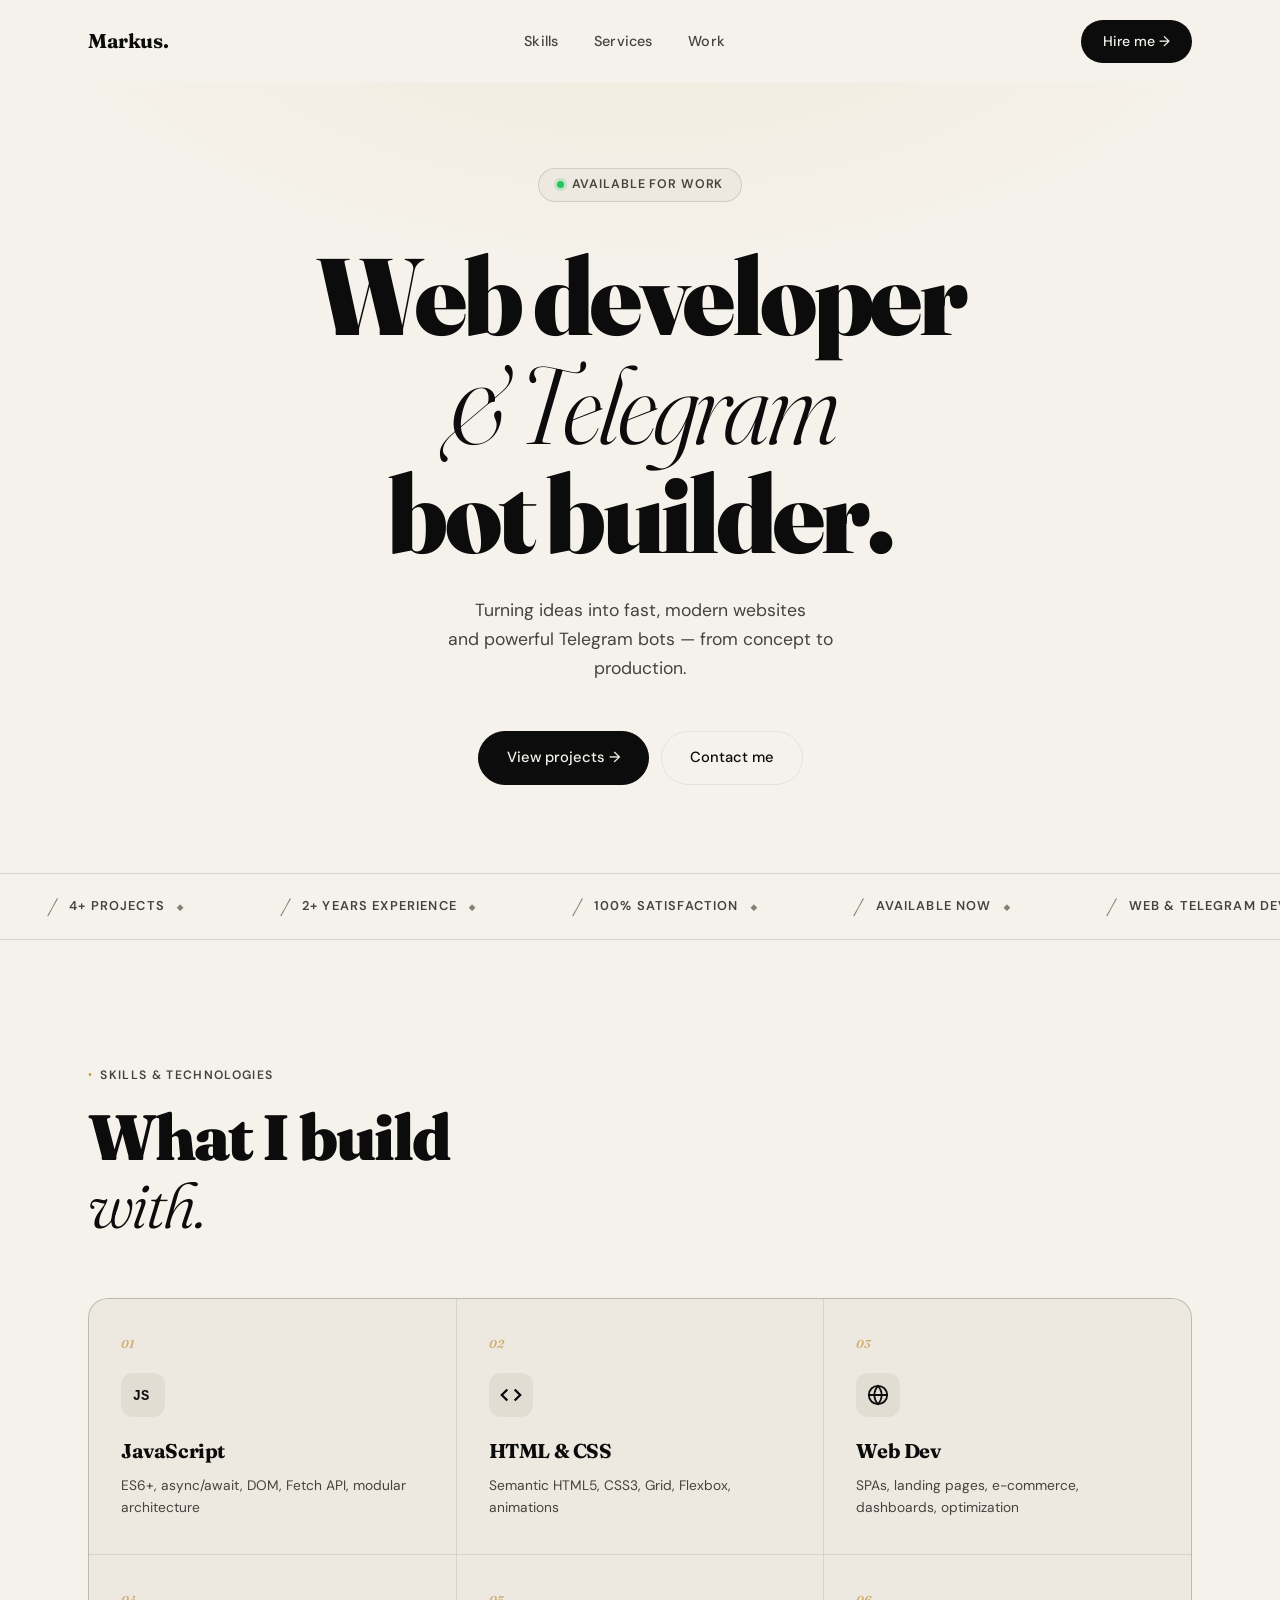
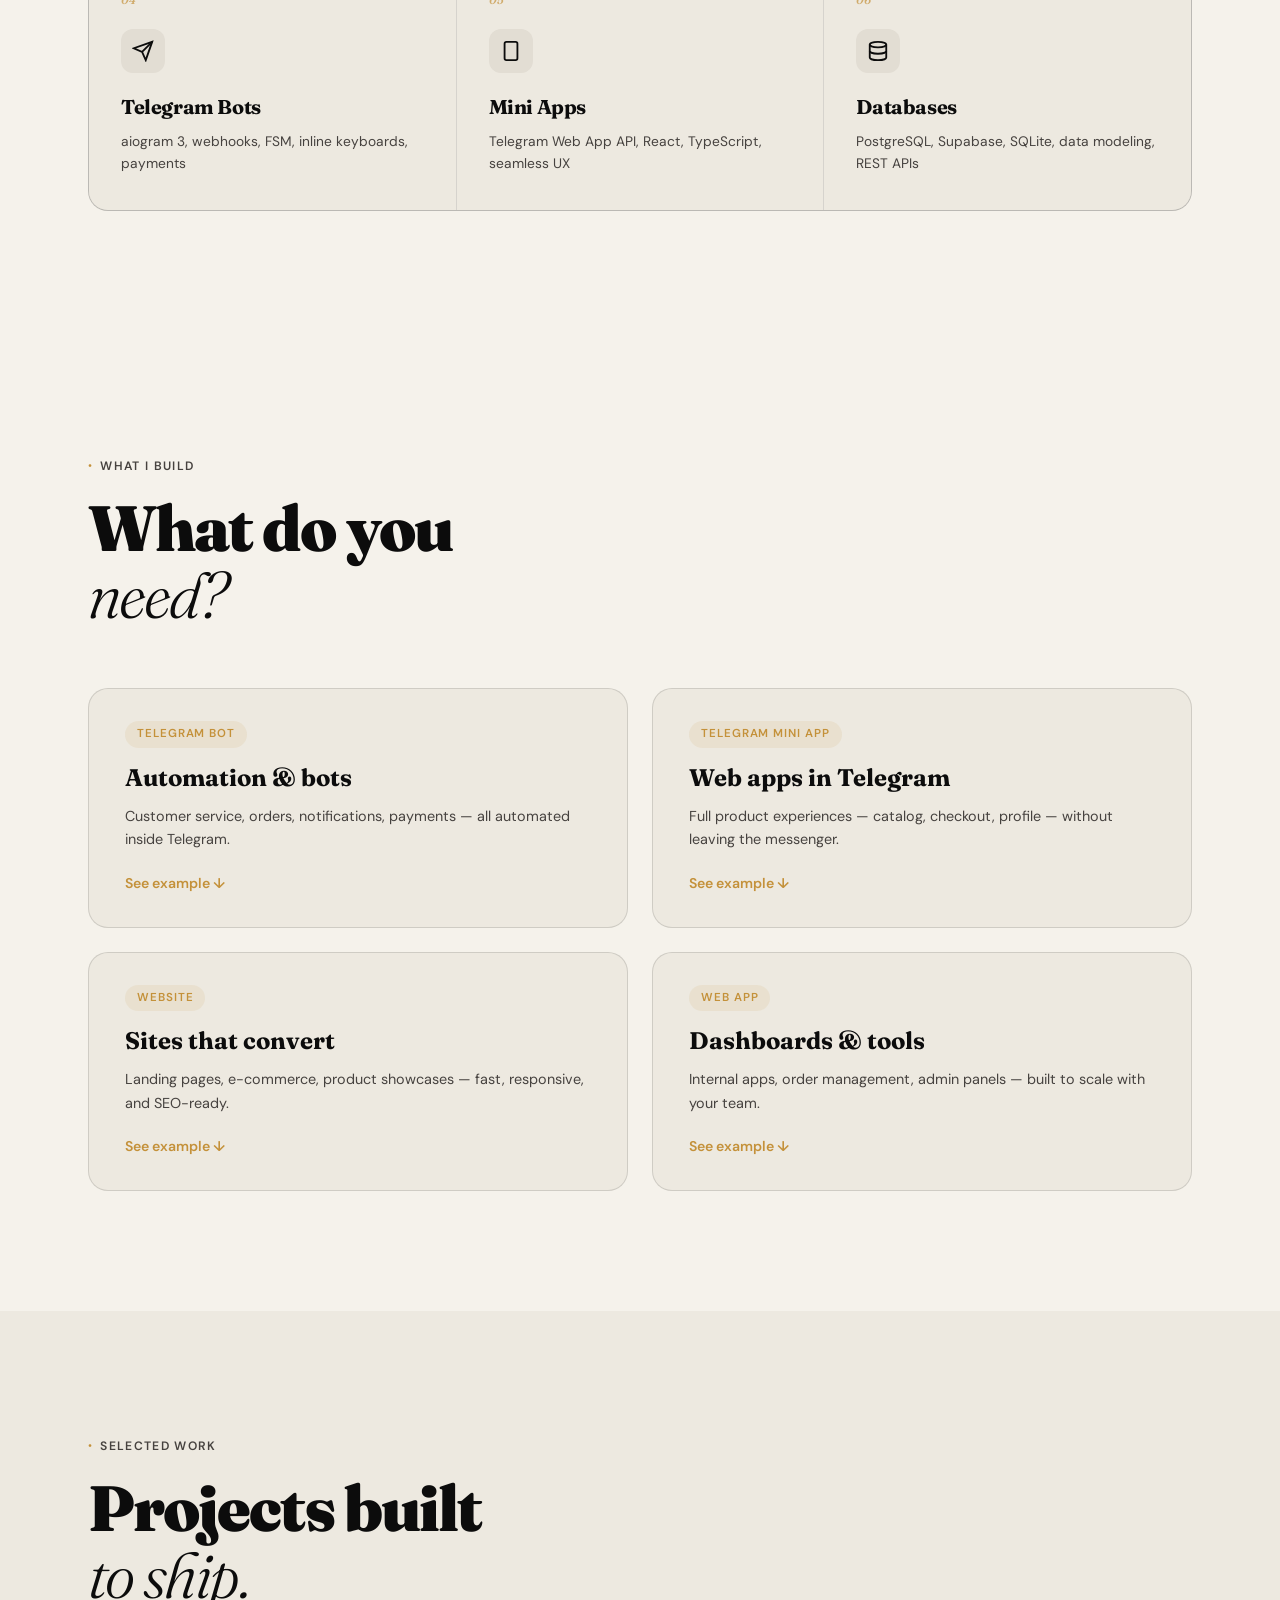
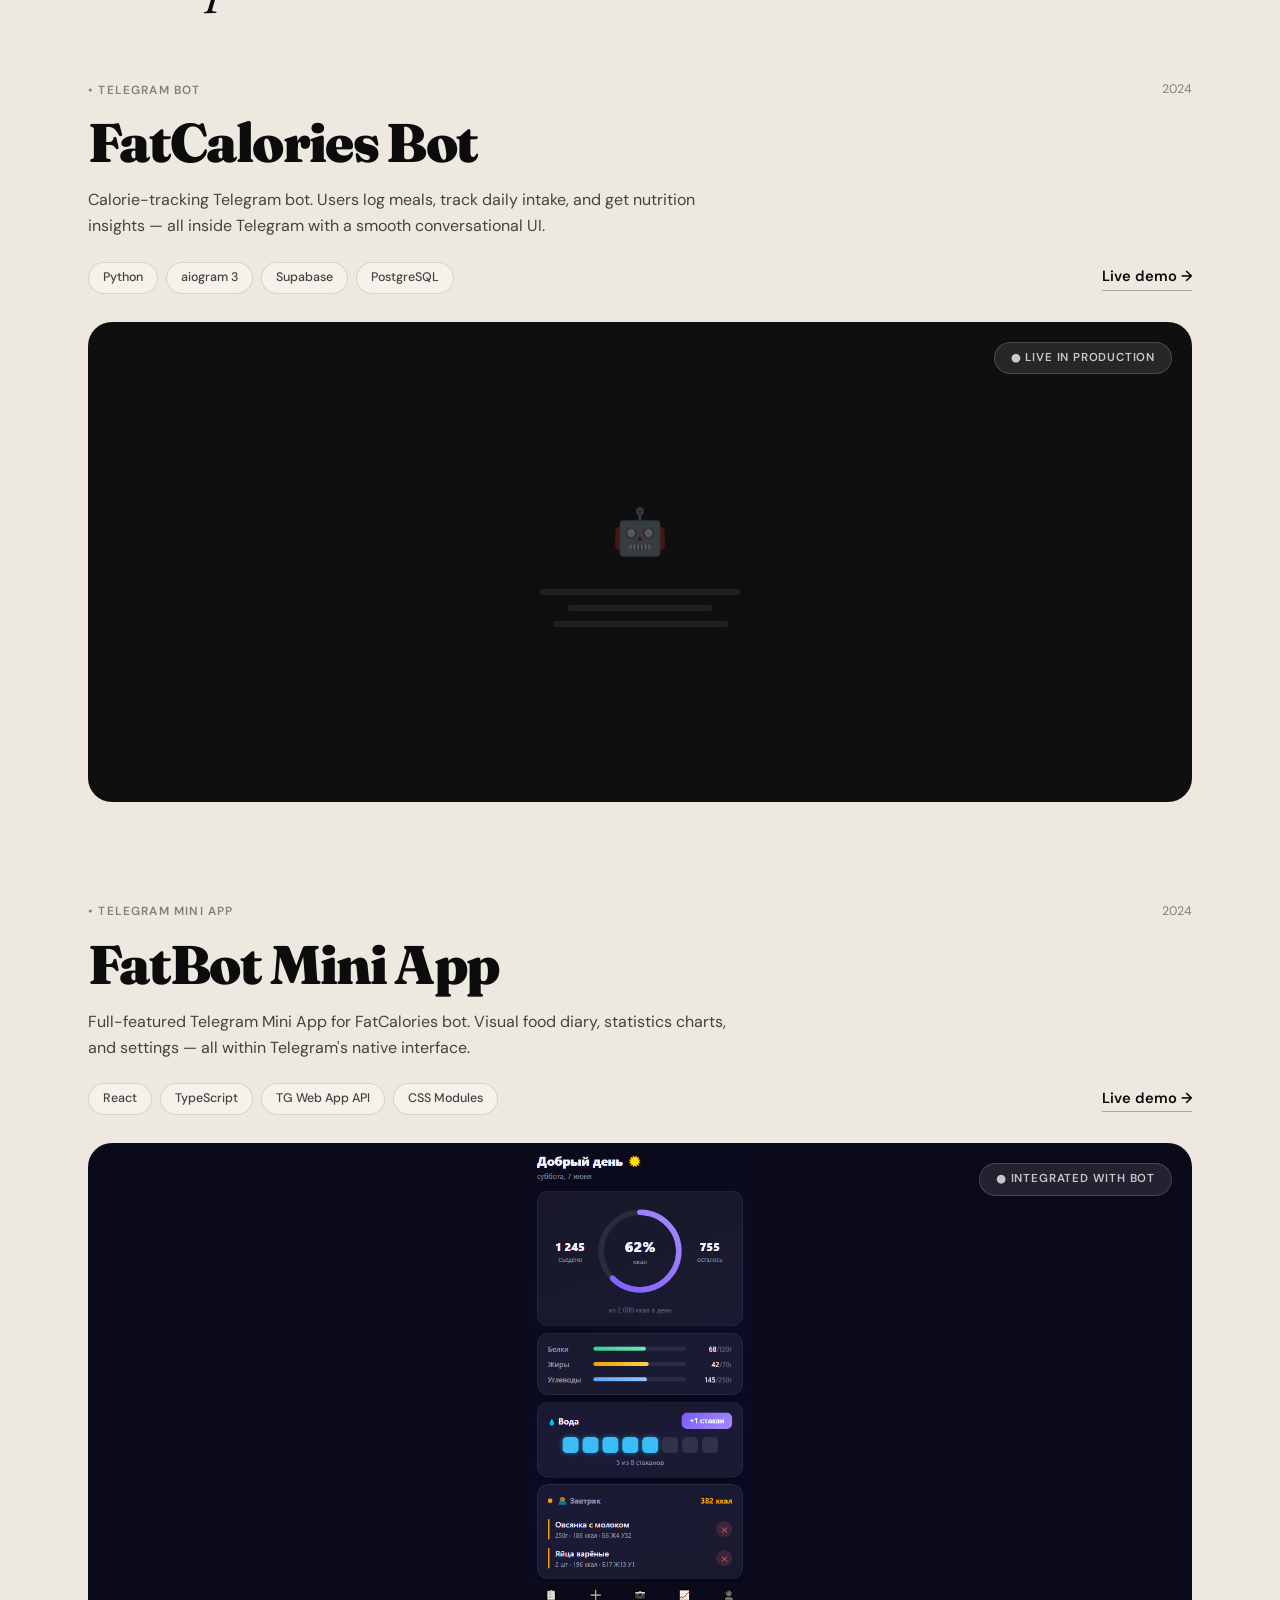
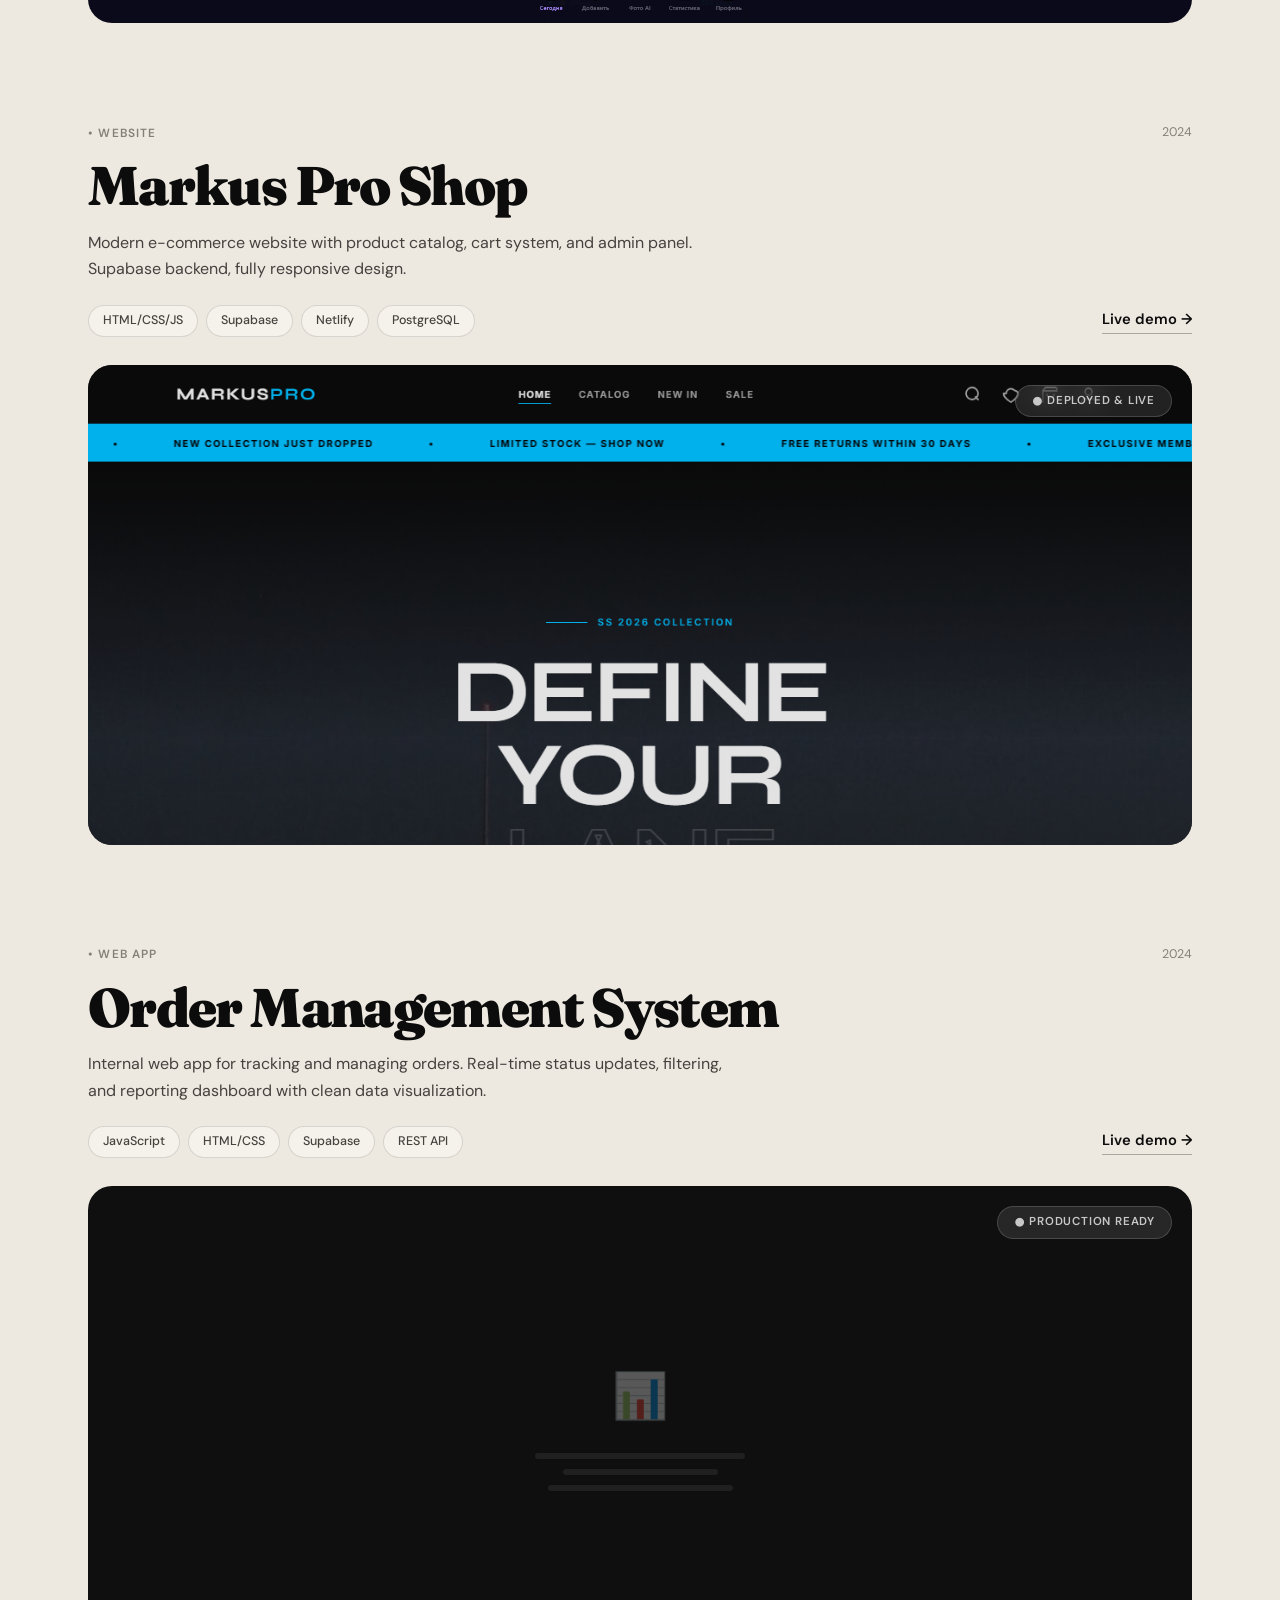
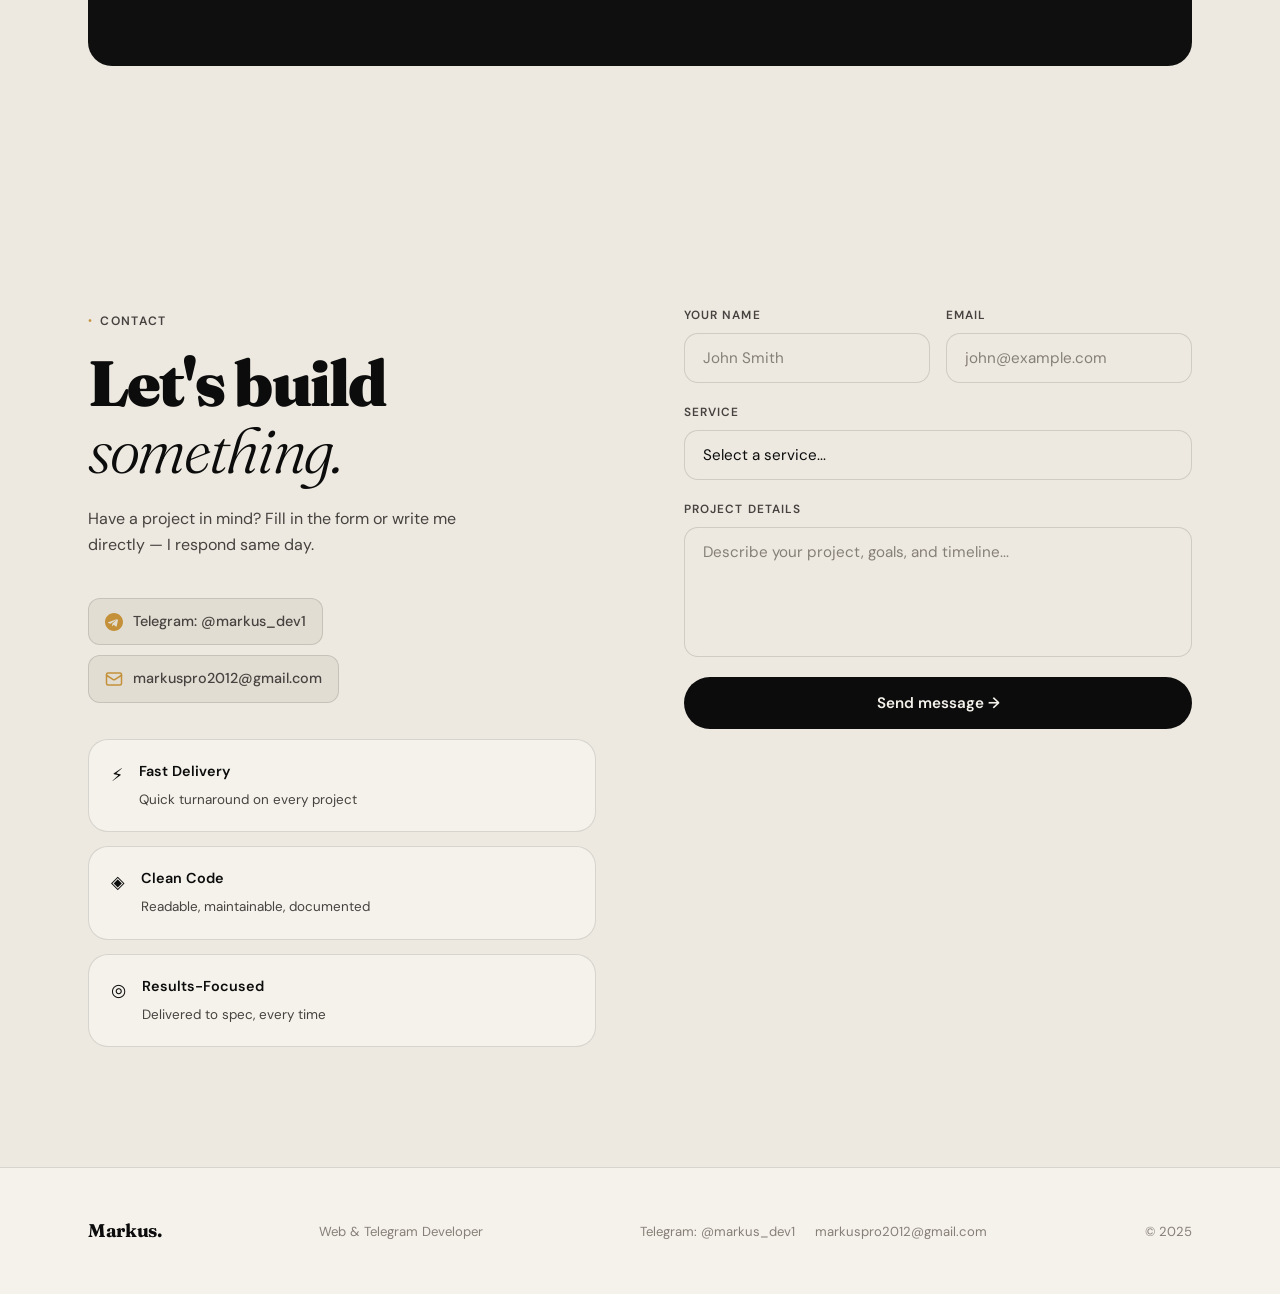
<file: index.html>
<!DOCTYPE html>
<html lang="en">
<head>
    <meta charset="UTF-8">
    <meta name="viewport" content="width=device-width, initial-scale=1.0">
    <meta name="description" content="Markus — Web Developer & Telegram Bot Developer. Building fast, modern websites and powerful Telegram bots.">
    <title>Markus — Web & Telegram Developer</title>
    <link rel="preconnect" href="https://fonts.googleapis.com">
    <link rel="preconnect" href="https://fonts.gstatic.com" crossorigin>
    <link href="https://fonts.googleapis.com/css2?family=Fraunces:ital,opsz,wght@0,9..144,300;0,9..144,700;0,9..144,900;1,9..144,300;1,9..144,700&family=DM+Sans:wght@300;400;500;600&display=swap" rel="stylesheet">
    <link rel="stylesheet" href="style.css">
</head>
<body>

    <!-- NAV -->
    <nav class="nav" id="nav">
        <div class="nav-inner">
            <a class="nav-logo" href="#hero">Markus.</a>
            <ul class="nav-links">
                <li><a href="#skills">Skills</a></li>
                <li><a href="#services">Services</a></li>
                <li><a href="#portfolio">Work</a></li>
            </ul>
            <a href="#contact" class="nav-cta">Hire me →</a>
            <button class="burger" id="burger" aria-label="Menu" aria-expanded="false">
                <span></span><span></span><span></span>
            </button>
        </div>
        <div class="nav-drawer" id="navDrawer">
            <a href="#skills">Skills</a>
            <a href="#services">Services</a>
            <a href="#portfolio">Work</a>
            <a href="#contact">Hire me →</a>
        </div>
    </nav>

    <!-- HERO -->
    <section class="hero" id="hero">
        <div class="container">
            <div class="hero-badge reveal">
                <span class="badge-dot"></span>
                Available for work
            </div>
            <h1 class="hero-heading reveal" style="--delay:80ms">
                Web developer<br>
                <em>&amp; Telegram</em><br>
                bot builder.
            </h1>
            <p class="hero-sub reveal" style="--delay:160ms">
                Turning ideas into fast, modern websites<br>
                and powerful Telegram bots — from concept to production.
            </p>
            <div class="hero-btns reveal" style="--delay:240ms">
                <a href="#portfolio" class="btn btn-dark">View projects →</a>
                <a href="#contact" class="btn btn-outline">Contact me</a>
            </div>
        </div>
    </section>

    <!-- STATS MARQUEE -->
    <div class="stats-bar">
        <div class="stats-track">
            <div class="stat-item"><span class="stat-slash">/</span> 4+ Projects <span class="stat-sep">◆</span></div>
            <div class="stat-item"><span class="stat-slash">/</span> 2+ Years Experience <span class="stat-sep">◆</span></div>
            <div class="stat-item"><span class="stat-slash">/</span> 100% Satisfaction <span class="stat-sep">◆</span></div>
            <div class="stat-item"><span class="stat-slash">/</span> Available Now <span class="stat-sep">◆</span></div>
            <div class="stat-item"><span class="stat-slash">/</span> Web &amp; Telegram Dev <span class="stat-sep">◆</span></div>
            <div class="stat-item"><span class="stat-slash">/</span> Full Stack <span class="stat-sep">◆</span></div>
            <!-- duplicate for seamless loop -->
            <div class="stat-item"><span class="stat-slash">/</span> 4+ Projects <span class="stat-sep">◆</span></div>
            <div class="stat-item"><span class="stat-slash">/</span> 2+ Years Experience <span class="stat-sep">◆</span></div>
            <div class="stat-item"><span class="stat-slash">/</span> 100% Satisfaction <span class="stat-sep">◆</span></div>
            <div class="stat-item"><span class="stat-slash">/</span> Available Now <span class="stat-sep">◆</span></div>
            <div class="stat-item"><span class="stat-slash">/</span> Web &amp; Telegram Dev <span class="stat-sep">◆</span></div>
            <div class="stat-item"><span class="stat-slash">/</span> Full Stack <span class="stat-sep">◆</span></div>
        </div>
    </div>

    <!-- SKILLS -->
    <section class="section" id="skills">
        <div class="container">
            <div class="skills-head reveal">
                <p class="sec-label">Skills &amp; Technologies</p>
                <h2 class="sec-title">What I build<br><em>with.</em></h2>
            </div>
            <div class="skills-grid">

                <div class="skill-card reveal">
                    <span class="sk-num">01</span>
                    <div class="sk-icon">
                        <svg viewBox="0 0 32 32" width="22" height="22"><text x="1" y="23" font-size="20" font-weight="800" font-family="monospace" fill="currentColor">JS</text></svg>
                    </div>
                    <h3 class="sk-name">JavaScript</h3>
                    <p class="sk-desc">ES6+, async/await, DOM, Fetch API, modular architecture</p>
                </div>

                <div class="skill-card reveal" style="--delay:60ms">
                    <span class="sk-num">02</span>
                    <div class="sk-icon">
                        <svg width="22" height="22" viewBox="0 0 24 24" fill="none" stroke="currentColor" stroke-width="2.5"><polyline points="16 18 22 12 16 6"/><polyline points="8 6 2 12 8 18"/></svg>
                    </div>
                    <h3 class="sk-name">HTML &amp; CSS</h3>
                    <p class="sk-desc">Semantic HTML5, CSS3, Grid, Flexbox, animations</p>
                </div>

                <div class="skill-card reveal" style="--delay:120ms">
                    <span class="sk-num">03</span>
                    <div class="sk-icon">
                        <svg width="22" height="22" viewBox="0 0 24 24" fill="none" stroke="currentColor" stroke-width="2"><circle cx="12" cy="12" r="10"/><line x1="2" y1="12" x2="22" y2="12"/><path d="M12 2a15.3 15.3 0 0 1 4 10 15.3 15.3 0 0 1-4 10 15.3 15.3 0 0 1-4-10 15.3 15.3 0 0 1 4-10z"/></svg>
                    </div>
                    <h3 class="sk-name">Web Dev</h3>
                    <p class="sk-desc">SPAs, landing pages, e-commerce, dashboards, optimization</p>
                </div>

                <div class="skill-card reveal">
                    <span class="sk-num">04</span>
                    <div class="sk-icon">
                        <svg width="22" height="22" viewBox="0 0 24 24" fill="none" stroke="currentColor" stroke-width="2"><path d="m22 2-7 20-4-9-9-4z"/><path d="M22 2 11 13"/></svg>
                    </div>
                    <h3 class="sk-name">Telegram Bots</h3>
                    <p class="sk-desc">aiogram 3, webhooks, FSM, inline keyboards, payments</p>
                </div>

                <div class="skill-card reveal" style="--delay:60ms">
                    <span class="sk-num">05</span>
                    <div class="sk-icon">
                        <svg width="22" height="22" viewBox="0 0 24 24" fill="none" stroke="currentColor" stroke-width="2"><rect x="5" y="2" width="14" height="20" rx="2"/><line x1="12" y1="18" x2="12.01" y2="18"/></svg>
                    </div>
                    <h3 class="sk-name">Mini Apps</h3>
                    <p class="sk-desc">Telegram Web App API, React, TypeScript, seamless UX</p>
                </div>

                <div class="skill-card reveal" style="--delay:120ms">
                    <span class="sk-num">06</span>
                    <div class="sk-icon">
                        <svg width="22" height="22" viewBox="0 0 24 24" fill="none" stroke="currentColor" stroke-width="2"><ellipse cx="12" cy="5" rx="9" ry="3"/><path d="M21 12c0 1.66-4 3-9 3s-9-1.34-9-3"/><path d="M3 5v14c0 1.66 4 3 9 3s9-1.34 9-3V5"/></svg>
                    </div>
                    <h3 class="sk-name">Databases</h3>
                    <p class="sk-desc">PostgreSQL, Supabase, SQLite, data modeling, REST APIs</p>
                </div>

            </div>
        </div>
    </section>

    <!-- SERVICES / WHAT DO YOU NEED -->
    <section class="section" id="services">
        <div class="container">
            <div class="what-head reveal">
                <p class="sec-label">What I Build</p>
                <h2 class="sec-title">What do you<br><em>need?</em></h2>
            </div>
            <div class="what-cards">
                <a href="#fatcal" class="what-card reveal">
                    <span class="wc-tag">Telegram Bot</span>
                    <h3 class="wc-title">Automation &amp; bots</h3>
                    <p class="wc-desc">Customer service, orders, notifications, payments — all automated inside Telegram.</p>
                    <span class="wc-cta">See example ↓</span>
                </a>
                <a href="#fatbot" class="what-card reveal" style="--delay:80ms">
                    <span class="wc-tag">Telegram Mini App</span>
                    <h3 class="wc-title">Web apps in Telegram</h3>
                    <p class="wc-desc">Full product experiences — catalog, checkout, profile — without leaving the messenger.</p>
                    <span class="wc-cta">See example ↓</span>
                </a>
                <a href="#markuspro" class="what-card reveal" style="--delay:160ms">
                    <span class="wc-tag">Website</span>
                    <h3 class="wc-title">Sites that convert</h3>
                    <p class="wc-desc">Landing pages, e-commerce, product showcases — fast, responsive, and SEO-ready.</p>
                    <span class="wc-cta">See example ↓</span>
                </a>
                <a href="#ordersys" class="what-card reveal" style="--delay:240ms">
                    <span class="wc-tag">Web App</span>
                    <h3 class="wc-title">Dashboards &amp; tools</h3>
                    <p class="wc-desc">Internal apps, order management, admin panels — built to scale with your team.</p>
                    <span class="wc-cta">See example ↓</span>
                </a>
            </div>
        </div>
    </section>

    <!-- PORTFOLIO -->
    <section class="section section-alt" id="portfolio">
        <div class="container">
            <div class="portfolio-head reveal">
                <p class="sec-label">Selected Work</p>
                <h2 class="sec-title">Projects built<br><em>to ship.</em></h2>
            </div>

            <div class="portfolio-list">

                <!-- 01 -->
                <div class="proj-item reveal" id="fatcal" data-project="fatcal">
                    <div class="proj-meta-row">
                        <span class="proj-tag">Telegram Bot</span>
                        <span class="proj-year">2024</span>
                    </div>
                    <h3 class="proj-title">FatCalories Bot</h3>
                    <p class="proj-desc">Calorie-tracking Telegram bot. Users log meals, track daily intake, and get nutrition insights — all inside Telegram with a smooth conversational UI.</p>
                    <div class="proj-footer">
                        <div class="proj-tech">
                            <span>Python</span><span>aiogram 3</span><span>Supabase</span><span>PostgreSQL</span>
                        </div>
                        <a href="#" class="proj-link">Live demo →</a>
                    </div>
                    <div class="proj-card">
                        <div class="proj-card-mock">
                            <span class="mock-icon">🤖</span>
                            <div class="mock-lines">
                                <div class="mock-line" style="width:200px"></div>
                                <div class="mock-line" style="width:145px"></div>
                                <div class="mock-line" style="width:175px"></div>
                            </div>
                        </div>
                        <span class="proj-badge">● Live in Production</span>
                    </div>
                </div>

                <!-- 02 -->
                <div class="proj-item reveal" id="fatbot" data-project="fatbot">
                    <div class="proj-meta-row">
                        <span class="proj-tag">Telegram Mini App</span>
                        <span class="proj-year">2024</span>
                    </div>
                    <h3 class="proj-title">FatBot Mini App</h3>
                    <p class="proj-desc">Full-featured Telegram Mini App for FatCalories bot. Visual food diary, statistics charts, and settings — all within Telegram's native interface.</p>
                    <div class="proj-footer">
                        <div class="proj-tech">
                            <span>React</span><span>TypeScript</span><span>TG Web App API</span><span>CSS Modules</span>
                        </div>
                        <a href="#" class="proj-link">Live demo →</a>
                    </div>
                    <div class="proj-card">
                        <img src="assets/fatbot.png" alt="FatBot Mini App" class="ss-mobile">
                        <span class="proj-badge">● Integrated with Bot</span>
                    </div>
                </div>

                <!-- 03 -->
                <div class="proj-item reveal" id="markuspro" data-project="markuspro">
                    <div class="proj-meta-row">
                        <span class="proj-tag">Website</span>
                        <span class="proj-year">2024</span>
                    </div>
                    <h3 class="proj-title">Markus Pro Shop</h3>
                    <p class="proj-desc">Modern e-commerce website with product catalog, cart system, and admin panel. Supabase backend, fully responsive design.</p>
                    <div class="proj-footer">
                        <div class="proj-tech">
                            <span>HTML/CSS/JS</span><span>Supabase</span><span>Netlify</span><span>PostgreSQL</span>
                        </div>
                        <a href="#" class="proj-link">Live demo →</a>
                    </div>
                    <div class="proj-card">
                        <img src="assets/markuspro.png" alt="Markus Pro Shop">
                        <span class="proj-badge">● Deployed &amp; Live</span>
                    </div>
                </div>

                <!-- 04 -->
                <div class="proj-item reveal" id="ordersys" data-project="ordersys">
                    <div class="proj-meta-row">
                        <span class="proj-tag">Web App</span>
                        <span class="proj-year">2024</span>
                    </div>
                    <h3 class="proj-title">Order Management System</h3>
                    <p class="proj-desc">Internal web app for tracking and managing orders. Real-time status updates, filtering, and reporting dashboard with clean data visualization.</p>
                    <div class="proj-footer">
                        <div class="proj-tech">
                            <span>JavaScript</span><span>HTML/CSS</span><span>Supabase</span><span>REST API</span>
                        </div>
                        <a href="#" class="proj-link">Live demo →</a>
                    </div>
                    <div class="proj-card">
                        <div class="proj-card-mock">
                            <span class="mock-icon">📊</span>
                            <div class="mock-lines">
                                <div class="mock-line" style="width:210px"></div>
                                <div class="mock-line" style="width:155px"></div>
                                <div class="mock-line" style="width:185px"></div>
                            </div>
                        </div>
                        <span class="proj-badge">● Production Ready</span>
                    </div>
                </div>

            </div>
        </div>
    </section>

    <!-- CONTACT -->
    <section class="section section-alt" id="contact">
        <div class="container">
            <div class="contact-grid">

                <div class="contact-left reveal">
                    <p class="sec-label">Contact</p>
                    <h2 class="sec-title">Let's build<br><em>something.</em></h2>
                    <p class="contact-tagline">Have a project in mind? Fill in the form or write me directly — I respond same day.</p>
                    <div class="contact-direct">
                        <a href="https://t.me/markus_dev1" class="cd-link" target="_blank" rel="noopener">
                            <svg width="18" height="18" viewBox="0 0 24 24" fill="currentColor"><path d="M12 0C5.373 0 0 5.373 0 12s5.373 12 12 12 12-5.373 12-12S18.627 0 12 0zm5.562 8.247-1.97 9.281c-.145.658-.537.818-1.084.508l-3-2.21-1.447 1.393c-.16.16-.295.295-.605.295l.213-3.053 5.56-5.023c.242-.213-.054-.333-.373-.12L7.26 14.4l-2.98-.93c-.66-.206-.67-.661.138-.975l10.857-4.184c.548-.199 1.028.13.287.936z"/></svg>
                            Telegram: @markus_dev1
                        </a>
                        <a href="mailto:markuspro2012@gmail.com" class="cd-link">
                            <svg width="18" height="18" viewBox="0 0 24 24" fill="none" stroke="currentColor" stroke-width="2" stroke-linecap="round" stroke-linejoin="round"><rect x="2" y="4" width="20" height="16" rx="2"/><path d="m22 7-8.97 5.7a1.94 1.94 0 0 1-2.06 0L2 7"/></svg>
                            markuspro2012@gmail.com
                        </a>
                    </div>
                    <div class="contact-cards">
                        <div class="cc-item">
                            <span class="cc-icon">⚡</span>
                            <div class="cc-text">
                                <strong>Fast Delivery</strong>
                                <span>Quick turnaround on every project</span>
                            </div>
                        </div>
                        <div class="cc-item">
                            <span class="cc-icon">◈</span>
                            <div class="cc-text">
                                <strong>Clean Code</strong>
                                <span>Readable, maintainable, documented</span>
                            </div>
                        </div>
                        <div class="cc-item">
                            <span class="cc-icon">◎</span>
                            <div class="cc-text">
                                <strong>Results-Focused</strong>
                                <span>Delivered to spec, every time</span>
                            </div>
                        </div>
                    </div>
                </div>

                <div class="contact-right reveal" style="--delay:100ms">
                    <form class="contact-form" id="contactForm" novalidate>
                        <div class="form-row">
                            <div class="fg">
                                <label for="name">Your Name</label>
                                <input type="text" id="name" name="name" placeholder="John Smith" required autocomplete="name">
                            </div>
                            <div class="fg">
                                <label for="email">Email</label>
                                <input type="email" id="email" name="email" placeholder="john@example.com" required autocomplete="email">
                            </div>
                        </div>
                        <div class="fg">
                            <label for="service">Service</label>
                            <select id="service" name="service">
                                <option value="">Select a service...</option>
                                <option>Website Development</option>
                                <option>Telegram Bot</option>
                                <option>Telegram Mini App</option>
                                <option>Database Integration</option>
                                <option>Other</option>
                            </select>
                        </div>
                        <div class="fg">
                            <label for="message">Project Details</label>
                            <textarea id="message" name="message" rows="5" placeholder="Describe your project, goals, and timeline..." required></textarea>
                        </div>
                        <button type="submit" class="btn-submit" id="submitBtn">
                            Send message →
                        </button>
                    </form>
                </div>

            </div>
        </div>
    </section>

    <!-- FOOTER -->
    <footer class="footer">
        <div class="container">
            <div class="footer-inner">
                <span class="footer-logo">Markus.</span>
                <span class="footer-role">Web &amp; Telegram Developer</span>
                <div class="footer-links">
                    <a href="https://t.me/markus_dev1" target="_blank" rel="noopener">Telegram: @markus_dev1</a>
                    <a href="mailto:markuspro2012@gmail.com">markuspro2012@gmail.com</a>
                </div>
                <span class="footer-copy">© 2025</span>
            </div>
        </div>
    </footer>

    <!-- TOAST -->
    <div class="toast" id="toast" role="alert" aria-live="polite">
        <span>✓</span>
        <span>Message sent! I'll get back to you soon.</span>
    </div>

    <!-- PROJECT OVERLAY -->
    <div class="proj-overlay" id="projOverlay" aria-hidden="true">
        <header class="overlay-header">
            <button class="overlay-back" id="overlayBack" aria-label="Back to portfolio">
                <svg width="16" height="16" viewBox="0 0 24 24" fill="none" stroke="currentColor" stroke-width="2.5" stroke-linecap="round"><path d="M19 12H5"/><path d="m12 19-7-7 7-7"/></svg>
                Back
            </button>
            <span class="overlay-title" id="overlayTitle"></span>
            <a class="overlay-ext hide" id="overlayExt" href="#" target="_blank" rel="noopener noreferrer">
                Open Full Site ↗
            </a>
        </header>
        <div class="overlay-body">
            <div class="overlay-loader" id="overlayLoader">
                <div class="loader-ring"></div>
                <span>Loading project…</span>
            </div>
            <iframe id="overlayFrame" src="" title="Project preview"
                sandbox="allow-same-origin allow-scripts allow-forms allow-popups allow-modals"></iframe>
        </div>
    </div>

    <script src="main.js"></script>
</body>
</html>
</file>
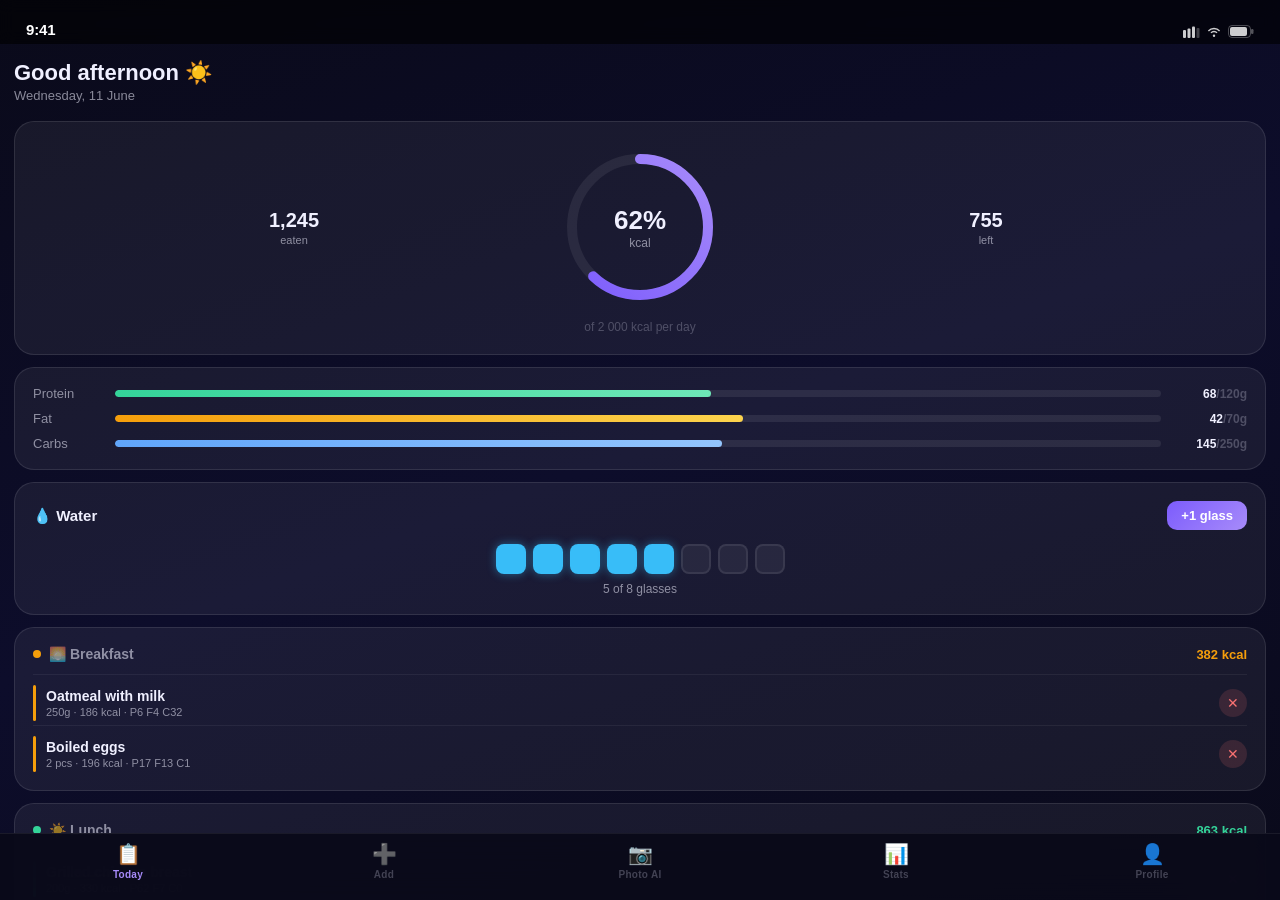
<file: projects/fatbot/index.html>
<!DOCTYPE html>
<html lang="en">
<head>
<meta charset="UTF-8">
<meta name="viewport" content="width=device-width, initial-scale=1.0">
<title>FatBot Mini App</title>
<style>
*{margin:0;padding:0;box-sizing:border-box;-webkit-tap-highlight-color:transparent;}
:root{
  --bg:#0a0a1a;--bgm:#0d0d2b;
  --acc:#7c5cfc;--acc2:#a78bfa;
  --prot:#34d399;--fat:#f59e0b;--carb:#60a5fa;--water:#38bdf8;
  --text:#f0f0ff;--sub:rgba(240,240,255,0.55);--sub2:rgba(240,240,255,0.25);
  --card:rgba(255,255,255,0.06);--card-b:rgba(255,255,255,0.10);
  --font:-apple-system,'SF Pro Display','Segoe UI',sans-serif;
}
html,body{height:100%;background:var(--bg);color:var(--text);font-family:var(--font);overflow:hidden;}
body{display:flex;flex-direction:column;background:linear-gradient(160deg,var(--bg) 0%,var(--bgm) 50%,var(--bg) 100%);}

/* iOS status bar */
.status-bar{
  height:44px;background:rgba(0,0,0,0.6);backdrop-filter:blur(8px);
  flex-shrink:0;display:flex;align-items:flex-end;justify-content:space-between;
  padding:0 26px 6px;position:relative;z-index:5;
}
.sb-time{font-size:15px;font-weight:700;letter-spacing:-0.01em;color:#fff;}
.sb-icons{display:flex;align-items:center;gap:6px;}

/* PAGES */
.page{display:none;flex:1;overflow-y:auto;padding:16px 14px 88px;flex-direction:column;}
.page.active{display:flex;}
.page::-webkit-scrollbar{width:0;}

/* TAB BAR */
.tabbar{
  position:fixed;bottom:0;left:0;right:0;
  background:rgba(10,10,26,0.96);
  border-top:1px solid rgba(255,255,255,0.07);
  display:flex;padding:8px 0 20px;
  backdrop-filter:blur(20px);-webkit-backdrop-filter:blur(20px);
  z-index:10;
}
.tab{flex:1;display:flex;flex-direction:column;align-items:center;gap:3px;cursor:pointer;border:none;background:none;color:inherit;}
.tab-icon{font-size:20px;transition:transform 0.15s;}
.tab:active .tab-icon{transform:scale(0.88);}
.tab-lbl{font-size:10px;font-weight:600;letter-spacing:0.3px;transition:color 0.2s;}
.tab.active .tab-lbl{color:var(--acc2);}
.tab:not(.active) .tab-lbl{color:var(--sub2);}

/* COMMON */
.card{background:var(--card);border:1px solid var(--card-b);border-radius:20px;padding:18px;margin-bottom:12px;}
.sec-title{font-size:15px;font-weight:700;margin-bottom:14px;}
.row{display:flex;align-items:center;justify-content:space-between;}

/* TODAY */
.greeting{font-size:22px;font-weight:800;margin-bottom:2px;}
.date-str{font-size:13px;color:var(--sub);margin-bottom:18px;}
/* Ring */
.ring-wrap{text-align:center;padding:20px 18px;}
.ring-row{display:flex;align-items:center;justify-content:space-between;margin-bottom:8px;}
.ring-stat{flex:1;text-align:center;}
.ring-num{font-size:20px;font-weight:800;}
.ring-sub{font-size:11px;color:var(--sub);margin-top:2px;}
.ring-svg-wrap{position:relative;width:170px;height:170px;flex-shrink:0;cursor:pointer;}
.ring-center{position:absolute;inset:0;display:flex;flex-direction:column;align-items:center;justify-content:center;}
.ring-big{font-size:26px;font-weight:800;}
.ring-label{font-size:12px;color:var(--sub);}
.ring-limit{font-size:12px;color:var(--sub2);text-align:center;margin-top:6px;}
/* Macros */
.macro-row{display:flex;align-items:center;gap:10px;margin-bottom:10px;}
.macro-row:last-child{margin-bottom:0;}
.macro-lbl{width:72px;font-size:13px;color:var(--sub);font-weight:500;}
.bar-track{flex:1;height:7px;background:rgba(255,255,255,0.08);border-radius:4px;overflow:hidden;}
.bar-fill{height:100%;border-radius:4px;transition:width 0.5s ease;}
.macro-val{font-size:12px;font-weight:600;width:76px;text-align:right;}
.macro-val .dim{color:var(--sub2);}
/* Water */
.water-hd{display:flex;align-items:center;justify-content:space-between;margin-bottom:14px;}
.water-btn{background:linear-gradient(135deg,var(--acc),var(--acc2));border:none;border-radius:10px;padding:7px 14px;color:#fff;font-size:13px;font-weight:700;cursor:pointer;transition:opacity 0.15s,transform 0.1s;}
.water-btn:active{opacity:0.8;transform:scale(0.97);}
.glasses{display:flex;gap:7px;justify-content:center;}
.glass{width:30px;height:30px;border-radius:8px;cursor:pointer;transition:all 0.2s;border:2px solid rgba(255,255,255,0.08);}
.glass.full{background:var(--water);box-shadow:0 0 10px rgba(56,189,248,0.45);border-color:transparent;}
.glass.empty{background:rgba(255,255,255,0.06);}
.water-info{color:var(--sub);font-size:12px;text-align:center;margin-top:8px;}
/* Meals */
.meal-hd{display:flex;align-items:center;gap:8px;margin-bottom:12px;}
.meal-dot{width:8px;height:8px;border-radius:50%;flex-shrink:0;}
.meal-name{flex:1;font-size:14px;font-weight:700;color:var(--sub);}
.meal-cal{font-size:13px;font-weight:700;}
.entry{display:flex;align-items:center;gap:10px;padding-top:10px;border-top:1px solid rgba(255,255,255,0.06);margin-top:4px;}
.entry-accent{width:3px;height:36px;border-radius:2px;flex-shrink:0;}
.entry-info{flex:1;}
.entry-name{font-size:14px;font-weight:600;}
.entry-sub{font-size:11px;color:var(--sub);margin-top:2px;}
.entry-del{background:rgba(248,113,113,0.15);border:none;border-radius:50%;width:28px;height:28px;color:#f87171;font-size:14px;cursor:pointer;display:flex;align-items:center;justify-content:center;flex-shrink:0;transition:background 0.15s;}
.entry-del:hover{background:rgba(248,113,113,0.25);}

/* ADD PAGE */
.add-page{padding:24px 14px 88px;}
.add-title{font-size:22px;font-weight:800;margin-bottom:20px;}
.search-bar{background:var(--card);border:1px solid var(--card-b);border-radius:14px;display:flex;align-items:center;gap:10px;padding:12px 16px;margin-bottom:20px;}
.search-bar input{flex:1;background:none;border:none;color:var(--text);font-size:0.95rem;outline:none;font-family:var(--font);}
.search-bar input::placeholder{color:var(--sub);}
.quick-adds{display:grid;grid-template-columns:1fr 1fr;gap:10px;margin-bottom:24px;}
.quick-item{background:var(--card);border:1px solid var(--card-b);border-radius:16px;padding:14px;cursor:pointer;transition:background 0.2s,transform 0.1s;}
.quick-item:active{transform:scale(0.97);}
.quick-emo{font-size:24px;margin-bottom:6px;}
.quick-name{font-size:13px;font-weight:600;}
.quick-kcal{font-size:12px;color:var(--sub);margin-top:2px;}

/* STATS PAGE */
.stat-card{background:var(--card);border:1px solid var(--card-b);border-radius:20px;padding:18px;margin-bottom:12px;}
.stat-card-title{font-size:13px;color:var(--sub);font-weight:600;letter-spacing:0.05em;text-transform:uppercase;margin-bottom:16px;}
.week-bars{display:flex;gap:8px;align-items:flex-end;height:80px;}
.week-bar-wrap{flex:1;display:flex;flex-direction:column;align-items:center;gap:4px;}
.week-bar{width:100%;border-radius:5px 5px 0 0;min-height:4px;transition:height 0.4s ease;}
.week-bar.today{box-shadow:0 0 10px rgba(124,92,252,0.5);}
.week-day{font-size:10px;color:var(--sub);font-weight:600;}
.week-kcal{font-size:9px;color:var(--sub2);}
.streak-row{display:flex;gap:10px;}
.streak-item{flex:1;background:var(--card);border:1px solid var(--card-b);border-radius:14px;padding:14px;text-align:center;}
.streak-num{font-size:28px;font-weight:800;background:linear-gradient(135deg,var(--acc),var(--acc2));-webkit-background-clip:text;-webkit-text-fill-color:transparent;}
.streak-lbl{font-size:11px;color:var(--sub);margin-top:3px;}

/* PROFILE PAGE */
.prof-header{text-align:center;padding:24px 0 20px;}
.prof-avatar{width:80px;height:80px;border-radius:50%;background:linear-gradient(135deg,var(--acc),var(--acc2));margin:0 auto 12px;display:flex;align-items:center;justify-content:center;font-size:36px;}
.prof-name{font-size:20px;font-weight:800;margin-bottom:4px;}
.prof-sub{font-size:14px;color:var(--sub);}
.prof-stats{display:grid;grid-template-columns:1fr 1fr 1fr;gap:10px;margin-bottom:16px;}
.ps-item{background:var(--card);border:1px solid var(--card-b);border-radius:14px;padding:14px;text-align:center;}
.ps-num{font-size:22px;font-weight:800;}
.ps-lbl{font-size:11px;color:var(--sub);margin-top:2px;}
.settings-list{display:flex;flex-direction:column;gap:1px;background:var(--card-b);border-radius:16px;overflow:hidden;}
.settings-row{display:flex;align-items:center;gap:14px;padding:14px 16px;background:var(--card);cursor:pointer;transition:background 0.15s;}
.settings-row:hover{background:rgba(255,255,255,0.09);}
.settings-icon{font-size:18px;width:28px;text-align:center;}
.settings-lbl{flex:1;font-size:14px;font-weight:500;}
.settings-val{font-size:13px;color:var(--sub);}
.settings-arr{color:var(--sub2);}

/* PHOTO AI */
.ai-page{padding:24px 14px 88px;text-align:center;}
.ai-big{font-size:60px;margin:20px 0 16px;}
.ai-title{font-size:22px;font-weight:800;margin-bottom:10px;}
.ai-sub{font-size:14px;color:var(--sub);line-height:1.6;margin-bottom:32px;}
.ai-upload{border:2px dashed rgba(124,92,252,0.4);border-radius:20px;padding:40px;margin-bottom:20px;cursor:pointer;transition:border-color 0.2s,background 0.2s;}
.ai-upload:hover{border-color:var(--acc);background:rgba(124,92,252,0.05);}
.ai-upload-icon{font-size:40px;margin-bottom:12px;}
.ai-upload-text{font-size:14px;color:var(--sub);}
.ai-btn{background:linear-gradient(135deg,var(--acc),var(--acc2));border:none;border-radius:14px;padding:16px 32px;color:#fff;font-size:15px;font-weight:700;cursor:pointer;width:100%;font-family:var(--font);transition:opacity 0.15s,transform 0.1s;}
.ai-btn:active{opacity:0.85;transform:scale(0.98);}

/* TOAST */
.mini-toast{
  position:fixed;bottom:96px;left:50%;transform:translateX(-50%) translateY(10px);
  background:rgba(12,12,28,0.92);border:1px solid rgba(255,255,255,0.15);
  backdrop-filter:blur(16px);border-radius:12px;padding:10px 20px;
  font-size:13px;font-weight:600;color:#fff;white-space:nowrap;
  opacity:0;transition:opacity 0.3s,transform 0.3s;pointer-events:none;z-index:20;
}
.mini-toast.show{opacity:1;transform:translateX(-50%) translateY(0);}
</style>
</head>
<body>

<!-- iOS status bar -->
<div class="status-bar">
  <span class="sb-time">9:41</span>
  <div class="sb-icons">
    <svg width="17" height="12" viewBox="0 0 17 12" fill="white" opacity=".8"><rect x="0" y="4" width="3" height="8" rx="1"/><rect x="4.5" y="2.5" width="3" height="9.5" rx="1"/><rect x="9" y="0.5" width="3" height="11.5" rx="1"/><rect x="13.5" y="2" width="3" height="10" rx="1" opacity=".3"/></svg>
    <svg width="16" height="12" viewBox="0 0 16 12" fill="none" stroke="white" stroke-width="1.4" opacity=".8"><path d="M8 2.5C10.2 2.5 12.2 3.4 13.6 4.9M2.4 4.9C3.8 3.4 5.8 2.5 8 2.5"/><path d="M8 5.5C9.2 5.5 10.3 6 11 6.9M5 6.9C5.7 6 6.8 5.5 8 5.5"/><circle cx="8" cy="9.8" r="1.2" fill="white" stroke="none"/></svg>
    <svg width="26" height="13" viewBox="0 0 26 13" fill="none" opacity=".8"><rect x=".5" y=".5" width="22" height="12" rx="3.5" stroke="white" stroke-opacity=".35"/><rect x="23" y="4" width="2.5" height="5" rx="1.2" fill="white" fill-opacity=".4"/><rect x="2" y="2" width="17" height="9" rx="2" fill="white"/></svg>
  </div>
</div>

<!-- TODAY PAGE -->
<div class="page active" id="page-today">
  <div class="greeting">Good afternoon ☀️</div>
  <div class="date-str">Wednesday, 11 June</div>

  <div class="card ring-wrap">
    <div class="ring-row">
      <div class="ring-stat">
        <div class="ring-num" id="eaten">1 245</div>
        <div class="ring-sub">eaten</div>
      </div>
      <div class="ring-svg-wrap" id="ringWrap" title="Tap to update">
        <svg width="170" height="170" viewBox="0 0 170 170">
          <defs>
            <linearGradient id="rg" x1="0%" y1="0%" x2="100%" y2="100%">
              <stop offset="0%" stop-color="#7c5cfc"/>
              <stop offset="100%" stop-color="#a78bfa"/>
            </linearGradient>
          </defs>
          <circle cx="85" cy="85" r="68" fill="none" stroke="rgba(255,255,255,0.07)" stroke-width="10"/>
          <circle id="ringArc" cx="85" cy="85" r="68" fill="none" stroke="url(#rg)" stroke-width="10"
            stroke-dasharray="267 427" stroke-dashoffset="0"
            stroke-linecap="round" transform="rotate(-90 85 85)" style="transition:stroke-dasharray 0.6s ease;"/>
        </svg>
        <div class="ring-center">
          <div class="ring-big" id="ringPct">62%</div>
          <div class="ring-label">kcal</div>
        </div>
      </div>
      <div class="ring-stat">
        <div class="ring-num" id="remaining">755</div>
        <div class="ring-sub">left</div>
      </div>
    </div>
    <div class="ring-limit">of 2 000 kcal per day</div>
  </div>

  <div class="card">
    <div class="macro-row">
      <div class="macro-lbl">Protein</div>
      <div class="bar-track"><div class="bar-fill" id="bProt" style="width:57%;background:linear-gradient(90deg,#34d399,#6ee7b7)"></div></div>
      <div class="macro-val">68<span class="dim">/120g</span></div>
    </div>
    <div class="macro-row">
      <div class="macro-lbl">Fat</div>
      <div class="bar-track"><div class="bar-fill" id="bFat" style="width:60%;background:linear-gradient(90deg,#f59e0b,#fcd34d)"></div></div>
      <div class="macro-val">42<span class="dim">/70g</span></div>
    </div>
    <div class="macro-row">
      <div class="macro-lbl">Carbs</div>
      <div class="bar-track"><div class="bar-fill" id="bCarb" style="width:58%;background:linear-gradient(90deg,#60a5fa,#93c5fd)"></div></div>
      <div class="macro-val">145<span class="dim">/250g</span></div>
    </div>
  </div>

  <div class="card">
    <div class="water-hd">
      <span class="sec-title" style="margin:0">💧 Water</span>
      <button class="water-btn" onclick="addWater()">+1 glass</button>
    </div>
    <div class="glasses" id="glasses"></div>
    <div class="water-info" id="waterInfo">5 of 8 glasses</div>
  </div>

  <div class="card" id="meal-breakfast">
    <div class="meal-hd">
      <div class="meal-dot" style="background:#f59e0b"></div>
      <span class="meal-name">🌅 Breakfast</span>
      <span class="meal-cal" id="bfKcal" style="color:#f59e0b">382 kcal</span>
    </div>
    <div class="entry" id="e-oatmeal">
      <div class="entry-accent" style="background:#f59e0b"></div>
      <div class="entry-info">
        <div class="entry-name">Oatmeal with milk</div>
        <div class="entry-sub">250g · 186 kcal · P6 F4 C32</div>
      </div>
      <button class="entry-del" onclick="deleteEntry('e-oatmeal', 186)">✕</button>
    </div>
    <div class="entry" id="e-eggs">
      <div class="entry-accent" style="background:#f59e0b"></div>
      <div class="entry-info">
        <div class="entry-name">Boiled eggs</div>
        <div class="entry-sub">2 pcs · 196 kcal · P17 F13 C1</div>
      </div>
      <button class="entry-del" onclick="deleteEntry('e-eggs', 196)">✕</button>
    </div>
  </div>

  <div class="card">
    <div class="meal-hd">
      <div class="meal-dot" style="background:#34d399"></div>
      <span class="meal-name">☀️ Lunch</span>
      <span class="meal-cal" style="color:#34d399">863 kcal</span>
    </div>
    <div class="entry" id="e-chicken">
      <div class="entry-accent" style="background:#34d399"></div>
      <div class="entry-info">
        <div class="entry-name">Grilled chicken breast</div>
        <div class="entry-sub">200g · 330 kcal · P62 F7 C0</div>
      </div>
      <button class="entry-del" onclick="deleteEntry('e-chicken', 330)">✕</button>
    </div>
    <div class="entry" id="e-buckwheat">
      <div class="entry-accent" style="background:#34d399"></div>
      <div class="entry-info">
        <div class="entry-name">Buckwheat porridge</div>
        <div class="entry-sub">150g · 198 kcal · P7 F2 C40</div>
      </div>
      <button class="entry-del" onclick="deleteEntry('e-buckwheat', 198)">✕</button>
    </div>
    <div class="entry" id="e-cucumber">
      <div class="entry-accent" style="background:#34d399"></div>
      <div class="entry-info">
        <div class="entry-name">Fresh cucumber</div>
        <div class="entry-sub">120g · 16 kcal · P1 F0 C3</div>
      </div>
      <button class="entry-del" onclick="deleteEntry('e-cucumber', 16)">✕</button>
    </div>
  </div>
</div>

<!-- ADD PAGE -->
<div class="page" id="page-add">
  <div class="add-title">Add meal</div>
  <div class="search-bar">
    <svg width="16" height="16" fill="none" stroke="rgba(240,240,255,0.4)" stroke-width="2" viewBox="0 0 24 24"><circle cx="11" cy="11" r="8"/><path d="m21 21-4.35-4.35"/></svg>
    <input placeholder="Search food…" id="foodSearch">
  </div>
  <div style="font-size:12px;color:var(--sub);letter-spacing:0.08em;text-transform:uppercase;font-weight:600;margin-bottom:12px;">Quick Add</div>
  <div class="quick-adds">
    <div class="quick-item" onclick="quickAdd('🍗','Chicken breast','200g',330)"><div class="quick-emo">🍗</div><div class="quick-name">Chicken breast</div><div class="quick-kcal">330 kcal / 200g</div></div>
    <div class="quick-item" onclick="quickAdd('🥣','Oatmeal','200g',156)"><div class="quick-emo">🥣</div><div class="quick-name">Oatmeal</div><div class="quick-kcal">156 kcal / 200g</div></div>
    <div class="quick-item" onclick="quickAdd('🍌','Banana','1 pcs',89)"><div class="quick-emo">🍌</div><div class="quick-name">Banana</div><div class="quick-kcal">89 kcal / 1 pcs</div></div>
    <div class="quick-item" onclick="quickAdd('🥚','Boiled egg','2 pcs',157)"><div class="quick-emo">🥚</div><div class="quick-name">Boiled egg</div><div class="quick-kcal">157 kcal / 2 pcs</div></div>
    <div class="quick-item" onclick="quickAdd('🥛','Greek yogurt','200g',118)"><div class="quick-emo">🥛</div><div class="quick-name">Greek yogurt</div><div class="quick-kcal">118 kcal / 200g</div></div>
    <div class="quick-item" onclick="quickAdd('🍚','White rice','150g',195)"><div class="quick-emo">🍚</div><div class="quick-name">White rice</div><div class="quick-kcal">195 kcal / 150g</div></div>
  </div>
</div>

<!-- PHOTO AI PAGE -->
<div class="page ai-page" id="page-photo">
  <div class="ai-big">📷</div>
  <div class="ai-title">Photo AI Recognition</div>
  <div class="ai-sub">Take a photo of your meal and AI will automatically recognize the food and calculate calories.</div>
  <div class="ai-upload" onclick="showToast('📷 Camera opened — demo mode')">
    <div class="ai-upload-icon">📸</div>
    <div class="ai-upload-text">Tap to take a photo</div>
  </div>
  <button class="ai-btn" onclick="showToast('🤖 AI analysis: 346 kcal detected!')">Analyse from gallery</button>
</div>

<!-- STATS PAGE -->
<div class="page" id="page-stats">
  <div style="padding-top:8px;">
  <div class="stat-card">
    <div class="stat-card-title">Weekly calories</div>
    <div class="week-bars" id="weekBars"></div>
  </div>
  <div class="streak-row">
    <div class="streak-item"><div class="streak-num">7</div><div class="streak-lbl">Day streak 🔥</div></div>
    <div class="streak-item"><div class="streak-num">62%</div><div class="streak-lbl">Goal today</div></div>
    <div class="streak-item"><div class="streak-num">14</div><div class="streak-lbl">Best streak</div></div>
  </div>
  <div class="stat-card" style="margin-top:12px;">
    <div class="stat-card-title">Avg this week</div>
    <div style="font-size:32px;font-weight:800;background:linear-gradient(135deg,#7c5cfc,#a78bfa);-webkit-background-clip:text;-webkit-text-fill-color:transparent;">1 857 kcal</div>
    <div style="font-size:13px;color:var(--sub);margin-top:4px;">↓ 143 kcal below your goal</div>
  </div>
  </div>
</div>

<!-- PROFILE PAGE -->
<div class="page" id="page-profile">
  <div class="prof-header">
    <div class="prof-avatar">👤</div>
    <div class="prof-name">Markus</div>
    <div class="prof-sub">Tracking since March 2024</div>
  </div>
  <div class="prof-stats">
    <div class="ps-item"><div class="ps-num">89</div><div class="ps-lbl">Days tracked</div></div>
    <div class="ps-item"><div class="ps-num">7</div><div class="ps-lbl">Day streak</div></div>
    <div class="ps-item"><div class="ps-num">-3.2<span style="font-size:14px">kg</span></div><div class="ps-lbl">Progress</div></div>
  </div>
  <div class="settings-list">
    <div class="settings-row" onclick="showToast('Goal updated!')"><span class="settings-icon">🎯</span><span class="settings-lbl">Daily goal</span><span class="settings-val">2000 kcal</span><span class="settings-arr"> ›</span></div>
    <div class="settings-row" onclick="showToast('Weight saved!')"><span class="settings-icon">⚖️</span><span class="settings-lbl">Weight</span><span class="settings-val">74.2 kg</span><span class="settings-arr"> ›</span></div>
    <div class="settings-row" onclick="showToast('Height saved!')"><span class="settings-icon">📏</span><span class="settings-lbl">Height</span><span class="settings-val">181 cm</span><span class="settings-arr"> ›</span></div>
    <div class="settings-row" onclick="showToast('Notifications set!')"><span class="settings-icon">🔔</span><span class="settings-lbl">Reminders</span><span class="settings-val">09:00, 13:00</span><span class="settings-arr"> ›</span></div>
    <div class="settings-row" onclick="showToast('Theme changed!')"><span class="settings-icon">🎨</span><span class="settings-lbl">Theme</span><span class="settings-val">Dark</span><span class="settings-arr"> ›</span></div>
  </div>
</div>

<!-- TABBAR -->
<div class="tabbar">
  <button class="tab active" onclick="switchTab('today',this)"><span class="tab-icon">📋</span><span class="tab-lbl">Today</span></button>
  <button class="tab" onclick="switchTab('add',this)"><span class="tab-icon">➕</span><span class="tab-lbl">Add</span></button>
  <button class="tab" onclick="switchTab('photo',this)"><span class="tab-icon">📷</span><span class="tab-lbl">Photo AI</span></button>
  <button class="tab" onclick="switchTab('stats',this)"><span class="tab-icon">📊</span><span class="tab-lbl">Stats</span></button>
  <button class="tab" onclick="switchTab('profile',this)"><span class="tab-icon">👤</span><span class="tab-lbl">Profile</span></button>
</div>

<div class="mini-toast" id="miniToast"></div>

<script>
/* ── State ── */
let waterCount = 5;
let totalKcal  = 1245;
const GOAL     = 2000;

/* ── Water glasses ── */
function renderGlasses() {
  const wrap = document.getElementById('glasses');
  wrap.innerHTML = '';
  for (let i = 0; i < 8; i++) {
    const g = document.createElement('div');
    g.className = 'glass ' + (i < waterCount ? 'full' : 'empty');
    g.title = i < waterCount ? 'Glass ' + (i+1) + ' (filled)' : 'Glass ' + (i+1);
    g.onclick = () => { waterCount = i + 1; renderGlasses(); };
    wrap.appendChild(g);
  }
  document.getElementById('waterInfo').textContent = waterCount + ' of 8 glasses';
}

function addWater() {
  if (waterCount < 8) { waterCount++; renderGlasses(); showToast('💧 Water logged!'); }
  else showToast('✅ Daily water goal reached!');
}

renderGlasses();

/* ── Ring ── */
function updateRing() {
  const pct   = Math.min(100, Math.round(totalKcal / GOAL * 100));
  const circ  = 2 * Math.PI * 68;
  const dash  = (pct / 100) * circ;
  document.getElementById('ringArc').setAttribute('stroke-dasharray', dash + ' ' + circ);
  document.getElementById('ringPct').textContent = pct + '%';
  document.getElementById('eaten').textContent   = totalKcal.toLocaleString();
  document.getElementById('remaining').textContent = Math.max(0, GOAL - totalKcal).toLocaleString();
}
updateRing();

/* ── Delete meal entry ── */
function deleteEntry(id, kcal) {
  const el = document.getElementById(id);
  if (!el) return;
  el.style.transition = 'opacity 0.3s, max-height 0.4s, padding 0.3s';
  el.style.opacity = '0';
  el.style.maxHeight = el.offsetHeight + 'px';
  requestAnimationFrame(() => {
    el.style.maxHeight = '0';
    el.style.paddingTop = '0';
    el.style.marginTop = '0';
  });
  setTimeout(() => { el.remove(); totalKcal -= kcal; updateRing(); }, 380);
  showToast('🗑 Entry removed');
}

/* ── Quick add ── */
function quickAdd(emo, name, amount, kcal) {
  totalKcal += kcal;
  updateRing();
  showToast(emo + ' ' + name + ' added · ' + kcal + ' kcal');
  switchTab('today', document.querySelector('.tab'));
}

/* ── Tab switching ── */
function switchTab(id, btn) {
  document.querySelectorAll('.page').forEach(p => p.classList.remove('active'));
  document.querySelectorAll('.tab').forEach(t => t.classList.remove('active'));
  document.getElementById('page-' + id).classList.add('active');
  btn.classList.add('active');
}

/* ── Weekly bars ── */
function renderWeekBars() {
  const days  = ['Mo','Tu','We','Th','Fr','Sa','Su'];
  const kcals = [1840, 2210, 1245, 1780, 2050, 1920, 0];
  const max   = Math.max(...kcals.filter(k => k > 0));
  const wrap  = document.getElementById('weekBars');
  wrap.innerHTML = '';
  days.forEach((d, i) => {
    const pct = kcals[i] ? (kcals[i] / max * 100) : 0;
    const isToday = i === 2;
    wrap.innerHTML += `
      <div class="week-bar-wrap">
        <div class="week-kcal">${kcals[i] ? kcals[i].toLocaleString() : ''}</div>
        <div class="week-bar${isToday ? ' today' : ''}" style="height:${pct || 4}%;background:${isToday ? 'linear-gradient(180deg,#7c5cfc,#a78bfa)' : 'rgba(255,255,255,0.15)'}"></div>
        <div class="week-day">${d}</div>
      </div>`;
  });
}
renderWeekBars();

/* ── Toast ── */
let toastTimer;
function showToast(msg) {
  const t = document.getElementById('miniToast');
  t.textContent = msg;
  t.classList.add('show');
  clearTimeout(toastTimer);
  toastTimer = setTimeout(() => t.classList.remove('show'), 2200);
}
</script>
</body>
</html>
</file>
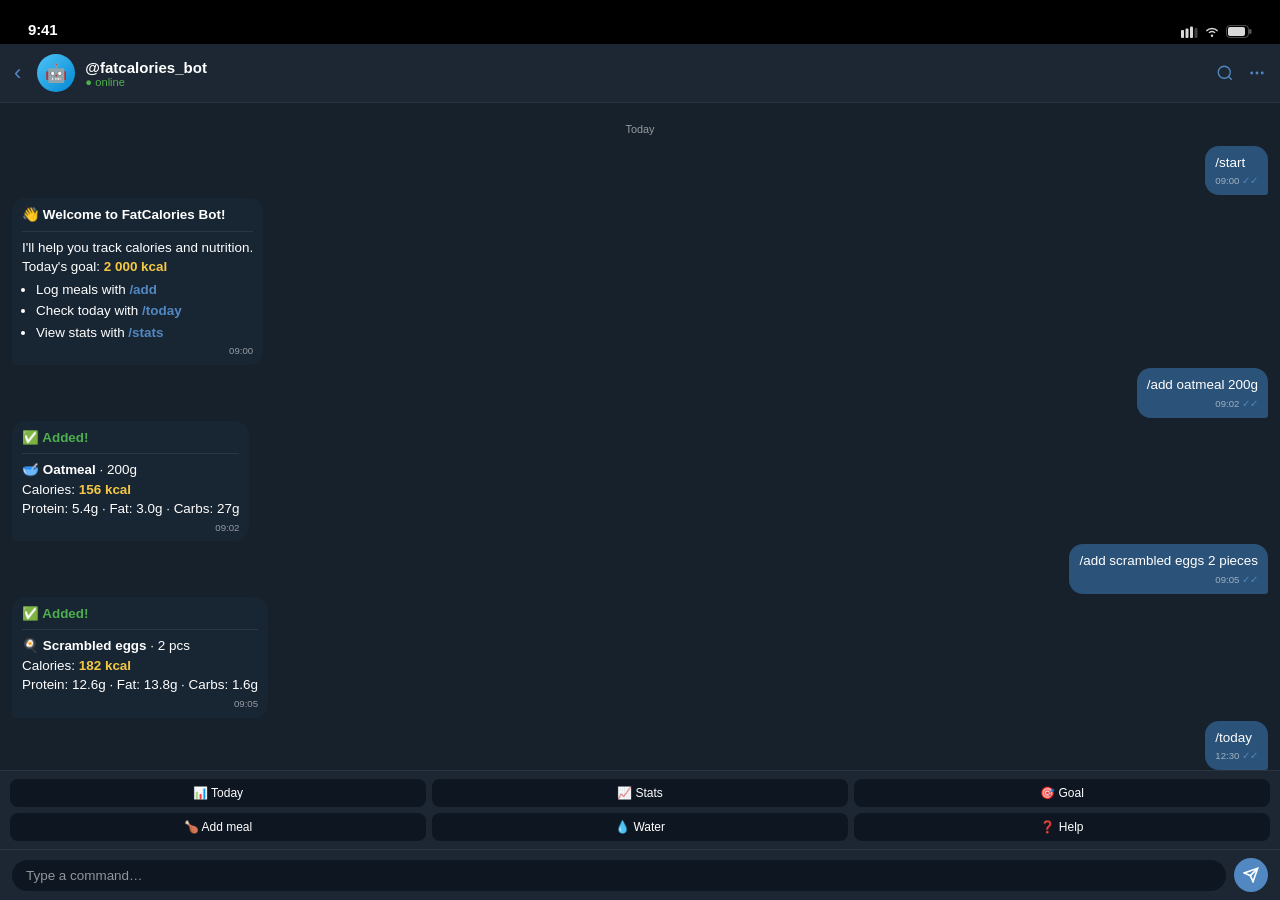
<file: projects/fatcal/index.html>
<!DOCTYPE html>
<html lang="en">
<head>
<meta charset="UTF-8">
<meta name="viewport" content="width=device-width, initial-scale=1.0">
<title>FatCalories Bot</title>
<style>
*{margin:0;padding:0;box-sizing:border-box;}
:root{
  --tg-bg:#17212b;--tg-mid:#1c2733;--tg-side:#0e1621;
  --acc:#2b5278;--acc2:#5288c1;--green:#4fae4e;
  --msg-out:#2b5278;--msg-in:#182533;
  --text:#fff;--text2:rgba(255,255,255,0.55);
  --font:'Inter',-apple-system,sans-serif;
}
html,body{height:100%;overflow:hidden;}
body{background:var(--tg-bg);font-family:var(--font);display:flex;flex-direction:column;color:var(--text);}

/* ── iOS-style status bar ── */
.status-bar{
  background:#000;height:44px;flex-shrink:0;
  display:flex;align-items:flex-end;justify-content:space-between;
  padding:0 28px 6px;
}
.sb-time{font-size:15px;font-weight:700;letter-spacing:-0.01em;}
.sb-icons{display:flex;align-items:center;gap:6px;}

/* ── HEADER ── */
.header{
  background:var(--tg-mid);padding:10px 14px;
  display:flex;align-items:center;gap:10px;
  border-bottom:1px solid rgba(255,255,255,0.06);flex-shrink:0;
}
.back{color:var(--acc2);font-size:22px;line-height:1;background:none;border:none;cursor:pointer;padding:2px 6px 2px 0;}
.bot-avatar{
  width:38px;height:38px;border-radius:50%;
  background:linear-gradient(135deg,#4fc3f7,#0288d1);
  display:flex;align-items:center;justify-content:center;font-size:18px;flex-shrink:0;
}
.bot-info{flex:1;}
.bot-name{font-size:0.94rem;font-weight:600;}
.bot-status{font-size:0.7rem;color:var(--green);}
.header-icons{display:flex;gap:14px;color:var(--acc2);}

/* ── MESSAGES ── */
.chat{
  flex:1;overflow-y:auto;padding:12px;
  display:flex;flex-direction:column;gap:3px;
  background:var(--tg-bg);
}
.chat::-webkit-scrollbar{width:3px;}
.chat::-webkit-scrollbar-thumb{background:rgba(255,255,255,0.1);border-radius:2px;}
.date-divider{text-align:center;font-size:0.68rem;color:var(--text2);margin:8px 0;}
.msg{
  max-width:82%;padding:7px 10px;border-radius:14px;
  font-size:0.84rem;line-height:1.45;
  animation:msgIn 0.2s ease;
}
@keyframes msgIn{from{opacity:0;transform:translateY(5px);}to{opacity:1;transform:none;}}
.msg.out{background:var(--msg-out);align-self:flex-end;border-bottom-right-radius:3px;}
.msg.in{background:var(--msg-in);align-self:flex-start;border-bottom-left-radius:3px;}
.msg-time{font-size:0.6rem;color:var(--text2);margin-top:2px;text-align:right;}
.msg .check{color:#5288c1;}
.msg-row{display:flex;align-items:flex-end;gap:5px;}
.msg-row.out{flex-direction:row-reverse;}
.msg .cmd{color:#5288c1;font-weight:600;}
.msg .bold{font-weight:600;}
.msg .green{color:#4fae4e;}
.msg .yellow{color:#f4c842;}
.msg hr{border:none;border-top:1px solid rgba(255,255,255,0.08);margin:6px 0;}
.msg ul{padding-left:14px;margin-top:3px;}
.msg ul li{margin-bottom:2px;}

/* ── KEYBOARD ── */
.btn-kbd{
  background:var(--tg-mid);padding:8px 10px;
  border-top:1px solid rgba(255,255,255,0.06);flex-shrink:0;
}
.kbd-row{display:flex;gap:6px;margin-bottom:6px;}
.kbd-row:last-child{margin-bottom:0;}
.kbd-btn{
  background:var(--tg-side);color:var(--text);
  border:none;border-radius:8px;
  padding:7px 8px;font-size:0.75rem;font-weight:500;
  cursor:pointer;flex:1;transition:background 0.15s;font-family:var(--font);
}
.kbd-btn:hover{background:var(--acc);}
.kbd-btn:active{transform:scale(0.97);}

/* ── INPUT ── */
.input-bar{
  background:var(--tg-mid);
  display:flex;align-items:center;gap:8px;
  padding:8px 12px;
  border-top:1px solid rgba(255,255,255,0.06);flex-shrink:0;
}
.chat-input{
  flex:1;background:var(--tg-side);
  border:none;border-radius:20px;
  padding:8px 14px;color:var(--text);
  font-size:0.84rem;font-family:var(--font);outline:none;
}
.chat-input::placeholder{color:var(--text2);}
.send-btn{
  width:34px;height:34px;border-radius:50%;
  background:var(--acc2);border:none;cursor:pointer;
  display:flex;align-items:center;justify-content:center;
  transition:background 0.15s;flex-shrink:0;
}
.send-btn:hover{background:#6b9fd4;}
</style>
</head>
<body>

<!-- iOS status bar -->
<div class="status-bar">
  <span class="sb-time">9:41</span>
  <div class="sb-icons">
    <svg width="17" height="12" viewBox="0 0 17 12" fill="white" opacity=".85">
      <rect x="0" y="4" width="3" height="8" rx="1"/>
      <rect x="4.5" y="2.5" width="3" height="9.5" rx="1"/>
      <rect x="9" y="0.5" width="3" height="11.5" rx="1"/>
      <rect x="13.5" y="2" width="3" height="10" rx="1" opacity=".3"/>
    </svg>
    <svg width="16" height="12" viewBox="0 0 16 12" fill="none" stroke="white" stroke-width="1.4" opacity=".85">
      <path d="M8 2.5C10.2 2.5 12.2 3.4 13.6 4.9M2.4 4.9C3.8 3.4 5.8 2.5 8 2.5"/>
      <path d="M8 5.5C9.2 5.5 10.3 6 11 6.9M5 6.9C5.7 6 6.8 5.5 8 5.5"/>
      <circle cx="8" cy="9.8" r="1.2" fill="white" stroke="none"/>
    </svg>
    <svg width="26" height="13" viewBox="0 0 26 13" fill="none" opacity=".85">
      <rect x=".5" y=".5" width="22" height="12" rx="3.5" stroke="white" stroke-opacity=".35"/>
      <rect x="23" y="4" width="2.5" height="5" rx="1.2" fill="white" fill-opacity=".4"/>
      <rect x="2" y="2" width="17" height="9" rx="2" fill="white"/>
    </svg>
  </div>
</div>

<div class="header">
  <button class="back">‹</button>
  <div class="bot-avatar">🤖</div>
  <div class="bot-info">
    <div class="bot-name">@fatcalories_bot</div>
    <div class="bot-status">● online</div>
  </div>
  <div class="header-icons">
    <svg width="18" height="18" fill="none" stroke="currentColor" stroke-width="1.8" viewBox="0 0 24 24"><circle cx="11" cy="11" r="8"/><path d="m21 21-4.35-4.35"/></svg>
    <svg width="18" height="18" fill="none" stroke="currentColor" stroke-width="1.8" viewBox="0 0 24 24"><circle cx="12" cy="12" r="1"/><circle cx="19" cy="12" r="1"/><circle cx="5" cy="12" r="1"/></svg>
  </div>
</div>

<div class="chat" id="chat">
  <div class="date-divider">Today</div>

  <div class="msg-row out">
    <div class="msg out">/start<div class="msg-time">09:00 <span class="check">✓✓</span></div></div>
  </div>
  <div class="msg-row">
    <div class="msg in">
      👋 <span class="bold">Welcome to FatCalories Bot!</span>
      <hr>I'll help you track calories and nutrition.<br>Today's goal: <span class="yellow bold">2 000 kcal</span>
      <ul>
        <li>Log meals with <span class="cmd">/add</span></li>
        <li>Check today with <span class="cmd">/today</span></li>
        <li>View stats with <span class="cmd">/stats</span></li>
      </ul>
      <div class="msg-time">09:00</div>
    </div>
  </div>

  <div class="msg-row out">
    <div class="msg out">/add oatmeal 200g<div class="msg-time">09:02 <span class="check">✓✓</span></div></div>
  </div>
  <div class="msg-row">
    <div class="msg in">
      <span class="green bold">✅ Added!</span><hr>
      🥣 <span class="bold">Oatmeal</span> · 200g<br>
      Calories: <span class="yellow bold">156 kcal</span><br>
      Protein: 5.4g · Fat: 3.0g · Carbs: 27g
      <div class="msg-time">09:02</div>
    </div>
  </div>

  <div class="msg-row out">
    <div class="msg out">/add scrambled eggs 2 pieces<div class="msg-time">09:05 <span class="check">✓✓</span></div></div>
  </div>
  <div class="msg-row">
    <div class="msg in">
      <span class="green bold">✅ Added!</span><hr>
      🍳 <span class="bold">Scrambled eggs</span> · 2 pcs<br>
      Calories: <span class="yellow bold">182 kcal</span><br>
      Protein: 12.6g · Fat: 13.8g · Carbs: 1.6g
      <div class="msg-time">09:05</div>
    </div>
  </div>

  <div class="msg-row out">
    <div class="msg out">/today<div class="msg-time">12:30 <span class="check">✓✓</span></div></div>
  </div>
  <div class="msg-row">
    <div class="msg in">
      <span class="bold">📊 Today — June 11</span><hr>
      🔥 Calories: <span class="yellow bold">1 245</span> / 2 000 kcal<br>
      ▓▓▓▓▓▓░░░░ 62%<hr>
      🥩 Protein: 68g / 120g<br>
      🧈 Fat: 42g / 70g<br>
      🍞 Carbs: 145g / 250g<hr>
      💧 Water: 5 / 8 glasses
      <div class="msg-time">12:30</div>
    </div>
  </div>
</div>

<div class="btn-kbd">
  <div class="kbd-row">
    <button class="kbd-btn" onclick="sendQuick('/today')">📊 Today</button>
    <button class="kbd-btn" onclick="sendQuick('/stats')">📈 Stats</button>
    <button class="kbd-btn" onclick="sendQuick('/goal')">🎯 Goal</button>
  </div>
  <div class="kbd-row">
    <button class="kbd-btn" onclick="sendQuick('/add chicken 150g')">🍗 Add meal</button>
    <button class="kbd-btn" onclick="sendQuick('/water')">💧 Water</button>
    <button class="kbd-btn" onclick="sendQuick('/help')">❓ Help</button>
  </div>
</div>

<div class="input-bar">
  <input class="chat-input" id="chatInput" placeholder="Type a command…" autocomplete="off">
  <button class="send-btn" onclick="sendMsg()">
    <svg width="16" height="16" viewBox="0 0 24 24" fill="none" stroke="white" stroke-width="2.5"><line x1="22" y1="2" x2="11" y2="13"/><polygon points="22 2 15 22 11 13 2 9 22 2"/></svg>
  </button>
</div>

<script>
const chat  = document.getElementById('chat');
const input = document.getElementById('chatInput');

const responses = {
  '/today':   () => `<span class="bold">📊 Today — June 11</span><hr>🔥 Calories: <span class="yellow bold">1 245</span> / 2 000 kcal<br>▓▓▓▓▓▓░░░░ 62%<hr>🥩 Protein: 68g / 120g<br>🧈 Fat: 42g / 70g<br>🍞 Carbs: 145g / 250g<hr>💧 Water: 5 / 8 glasses`,
  '/stats':   () => `<span class="bold">📈 Weekly Stats</span><hr>Mon: 1,840 kcal ✅<br>Tue: 2,210 kcal ⚠️<br>Wed: 1,950 kcal ✅<br>Thu: 1,780 kcal ✅<br>Fri: 2,050 kcal ✅<br>Sat: 1,920 kcal ✅<br>Sun: 1,245 kcal 🔵<hr>Avg: <span class="yellow bold">1,857 kcal</span>`,
  '/goal':    () => `<span class="bold">🎯 Daily Goal</span><hr>Calories: <span class="yellow bold">2 000 kcal</span><br>Protein: 120g · Fat: 70g · Carbs: 250g<br>Water: 8 glasses<hr>Use /setgoal to change`,
  '/water':   () => `<span class="green bold">💧 Water logged!</span><hr>6 / 8 glasses today<br>▓▓▓▓▓▓▓░ 75%<br>2 more to reach your goal!`,
  '/help':    () => `<span class="bold">❓ Commands</span><hr><span class="cmd">/add [food] [amount]</span> — log meal<br><span class="cmd">/today</span> — today's summary<br><span class="cmd">/stats</span> — weekly stats<br><span class="cmd">/water</span> — log water<br><span class="cmd">/goal</span> — your goals<br><span class="cmd">/history</span> — meal history`,
  '/history': () => `<span class="bold">📋 Today's meals</span><hr>🌅 Breakfast (338 kcal)<br>• Oatmeal 200g · 156 kcal<br>• Scrambled eggs · 182 kcal<hr>☀️ Lunch (559 kcal)<br>• Chicken breast · 330 kcal<br>• Buckwheat · 198 kcal<br>• Cucumber · 16 kcal<hr>🌿 Snack (348 kcal)<br>• Banana · 89 kcal · Protein bar · 210 kcal`,
};

function addMsg(html, isOut = false) {
  const row = document.createElement('div');
  row.className = 'msg-row' + (isOut ? ' out' : '');
  const msg = document.createElement('div');
  msg.className = 'msg' + (isOut ? ' out' : ' in');
  const d = new Date();
  const t = d.getHours().toString().padStart(2,'0') + ':' + d.getMinutes().toString().padStart(2,'0');
  msg.innerHTML = html + `<div class="msg-time">${t}${isOut ? ' <span class="check">✓✓</span>' : ''}</div>`;
  row.appendChild(msg);
  chat.appendChild(row);
  chat.scrollTop = chat.scrollHeight;
}

function sendMsg() {
  const val = input.value.trim();
  if (!val) return;
  addMsg(val.replace(/</g,'&lt;'), true);
  input.value = '';
  handleCmd(val.toLowerCase());
}

function sendQuick(cmd) {
  addMsg(cmd, true);
  handleCmd(cmd.toLowerCase());
}

function handleCmd(cmd) {
  const key = Object.keys(responses).find(k => cmd.startsWith(k));
  if (key) {
    setTimeout(() => addMsg(responses[key]()), 380);
  } else if (cmd.startsWith('/add ')) {
    const item = cmd.slice(5);
    const kcal = Math.floor(Math.random() * 200 + 80);
    const p = (Math.random()*15+2).toFixed(1), f = (Math.random()*12+1).toFixed(1), c = (Math.random()*30+5).toFixed(1);
    setTimeout(() => addMsg(`<span class="green bold">✅ Added!</span><hr>🍽️ <span class="bold">${item}</span><br>Calories: <span class="yellow bold">${kcal} kcal</span><br>Protein: ${p}g · Fat: ${f}g · Carbs: ${c}g`), 380);
  } else {
    setTimeout(() => addMsg(`Unknown command. Try <span class="cmd">/help</span>`), 380);
  }
}

input.addEventListener('keydown', e => { if (e.key === 'Enter') sendMsg(); });
</script>
</body>
</html>
</file>
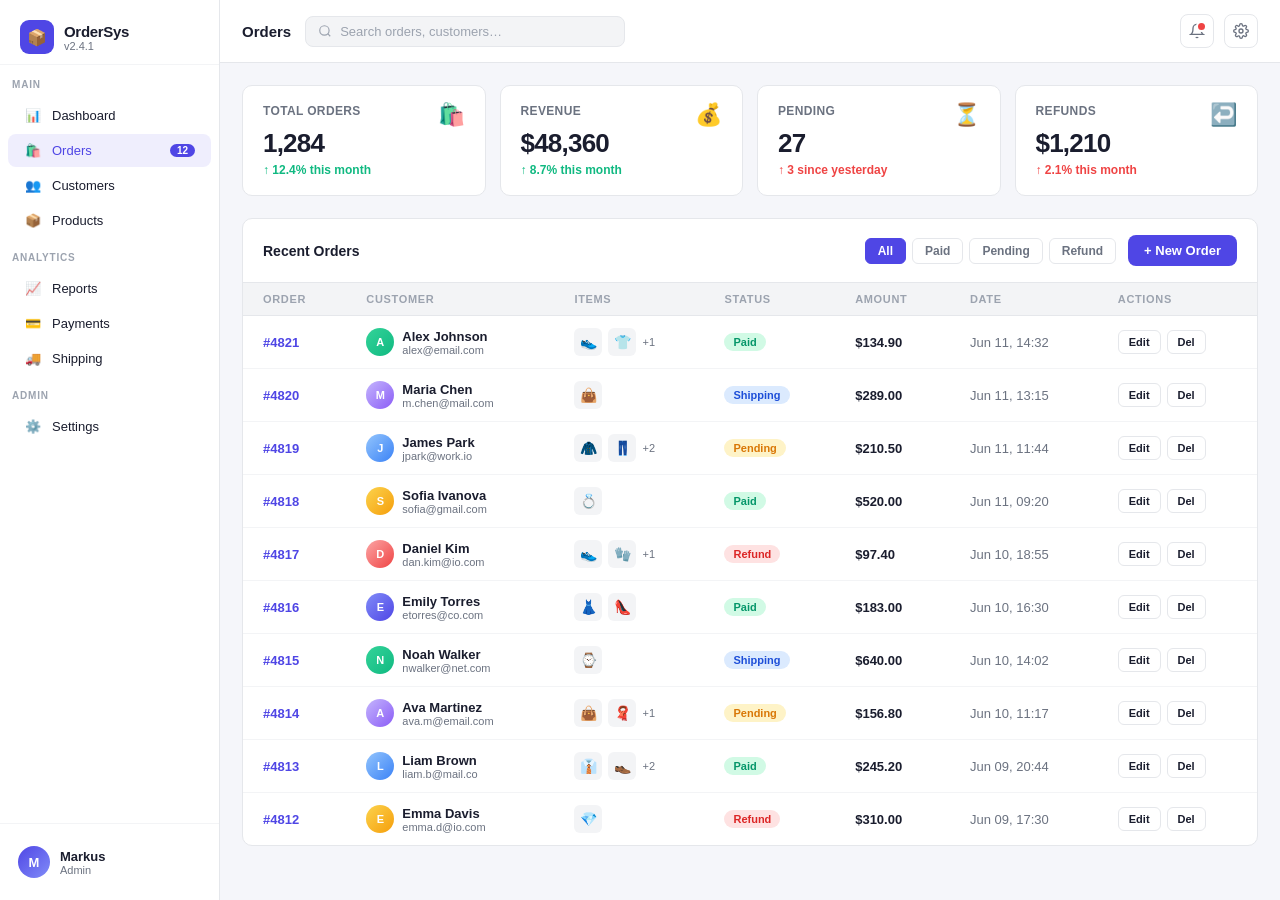
<file: projects/ordersys/index.html>
<!DOCTYPE html>
<html lang="en">
<head>
<meta charset="UTF-8">
<meta name="viewport" content="width=device-width, initial-scale=1.0">
<title>Order Management System</title>
<style>
*{margin:0;padding:0;box-sizing:border-box;-webkit-tap-highlight-color:transparent;}
:root{
  --bg:#F5F6FA;--bgw:#FFFFFF;
  --text:#1A1D2E;--sub:#6B7280;--sub2:#9CA3AF;
  --border:#E5E7EB;--border2:#F3F4F6;
  --acc:#4F46E5;--acc2:#818CF8;
  --green:#10B981;--yellow:#F59E0B;--red:#EF4444;--blue:#3B82F6;
  --font:'Inter',-apple-system,'Segoe UI',sans-serif;
  --r:10px;
}
html,body{height:100%;background:var(--bg);font-family:var(--font);color:var(--text);}

/* LAYOUT */
.app{display:flex;height:100vh;overflow:hidden;}
.sidebar{width:220px;background:var(--bgw);border-right:1px solid var(--border);display:flex;flex-direction:column;flex-shrink:0;}
.main{flex:1;display:flex;flex-direction:column;overflow:hidden;}
.topbar{background:var(--bgw);border-bottom:1px solid var(--border);padding:14px 22px;display:flex;align-items:center;gap:14px;flex-shrink:0;}
.content{flex:1;overflow-y:auto;padding:22px;}
.content::-webkit-scrollbar{width:4px;}
.content::-webkit-scrollbar-thumb{background:var(--border);border-radius:2px;}

/* SIDEBAR */
.brand{padding:20px 20px 10px;display:flex;align-items:center;gap:10px;border-bottom:1px solid var(--border2);}
.brand-icon{width:34px;height:34px;border-radius:9px;background:var(--acc);display:flex;align-items:center;justify-content:center;color:#fff;font-size:16px;flex-shrink:0;}
.brand-name{font-size:15px;font-weight:700;letter-spacing:-0.02em;}
.brand-sub{font-size:11px;color:var(--sub);font-weight:500;}
.nav-section{padding:14px 12px 8px;font-size:10px;font-weight:700;color:var(--sub2);letter-spacing:0.08em;text-transform:uppercase;}
.nav-item{display:flex;align-items:center;gap:10px;padding:9px 16px;margin:1px 8px;border-radius:8px;cursor:pointer;font-size:13px;font-weight:500;transition:background 0.15s,color 0.15s;}
.nav-item:hover{background:var(--border2);}
.nav-item.active{background:rgba(79,70,229,0.09);color:var(--acc);}
.nav-item .badge{margin-left:auto;background:var(--acc);color:#fff;font-size:10px;font-weight:700;padding:1px 7px;border-radius:10px;}
.nav-icon{width:18px;text-align:center;}
.sidebar-bottom{margin-top:auto;padding:14px 8px;border-top:1px solid var(--border2);}
.user-row{display:flex;align-items:center;gap:10px;padding:8px 10px;border-radius:8px;cursor:pointer;transition:background 0.15s;}
.user-row:hover{background:var(--border2);}
.user-avatar{width:32px;height:32px;border-radius:50%;background:linear-gradient(135deg,var(--acc),var(--acc2));display:flex;align-items:center;justify-content:center;color:#fff;font-size:13px;font-weight:700;flex-shrink:0;}
.user-name{font-size:13px;font-weight:600;}
.user-role{font-size:11px;color:var(--sub);}

/* TOPBAR */
.topbar-title{font-size:15px;font-weight:700;}
.topbar-search{flex:1;max-width:320px;background:var(--border2);border:1px solid var(--border);border-radius:8px;display:flex;align-items:center;gap:8px;padding:7px 12px;}
.topbar-search input{flex:1;background:none;border:none;outline:none;font-size:13px;font-family:var(--font);color:var(--text);}
.topbar-search input::placeholder{color:var(--sub2);}
.topbar-right{display:flex;align-items:center;gap:10px;margin-left:auto;}
.icon-btn{width:34px;height:34px;border-radius:8px;border:1px solid var(--border);background:var(--bgw);cursor:pointer;display:flex;align-items:center;justify-content:center;color:var(--sub);transition:background 0.15s;}
.icon-btn:hover{background:var(--border2);}
.notif-dot{position:relative;}
.notif-dot::after{content:'';position:absolute;top:6px;right:6px;width:7px;height:7px;background:#EF4444;border-radius:50%;border:2px solid var(--bgw);}

/* STAT CARDS */
.stats-row{display:grid;grid-template-columns:repeat(4,1fr);gap:14px;margin-bottom:22px;}
.stat{background:var(--bgw);border:1px solid var(--border);border-radius:var(--r);padding:18px 20px;}
.stat-label{font-size:12px;font-weight:600;color:var(--sub);letter-spacing:0.03em;text-transform:uppercase;margin-bottom:10px;}
.stat-val{font-size:26px;font-weight:800;letter-spacing:-0.03em;margin-bottom:4px;}
.stat-delta{font-size:12px;font-weight:600;}
.delta-up{color:var(--green);}
.delta-down{color:var(--red);}
.stat-icon{float:right;margin-top:-2px;font-size:22px;}

/* TABLE */
.table-card{background:var(--bgw);border:1px solid var(--border);border-radius:var(--r);overflow:hidden;}
.table-head{padding:16px 20px;display:flex;align-items:center;justify-content:space-between;border-bottom:1px solid var(--border);}
.table-title{font-size:14px;font-weight:700;}
.table-filters{display:flex;gap:6px;}
.filter-btn{padding:5px 12px;border-radius:6px;font-size:12px;font-weight:600;cursor:pointer;border:1px solid var(--border);background:var(--bgw);color:var(--sub);font-family:var(--font);transition:all 0.15s;}
.filter-btn:hover{border-color:var(--acc);color:var(--acc);}
.filter-btn.active{background:var(--acc);color:#fff;border-color:var(--acc);}
.table-actions{display:flex;gap:8px;}
.new-btn{background:var(--acc);color:#fff;border:none;border-radius:8px;padding:8px 16px;font-size:13px;font-weight:600;cursor:pointer;font-family:var(--font);transition:opacity 0.15s;}
.new-btn:hover{opacity:0.88;}
table{width:100%;border-collapse:collapse;}
thead th{padding:10px 20px;text-align:left;font-size:11px;font-weight:700;color:var(--sub2);letter-spacing:0.06em;text-transform:uppercase;border-bottom:1px solid var(--border);background:var(--border2);}
tbody tr{border-bottom:1px solid var(--border2);cursor:pointer;transition:background 0.12s;}
tbody tr:hover{background:#F9FAFB;}
tbody tr:last-child{border-bottom:none;}
td{padding:12px 20px;font-size:13px;}
.order-id{font-weight:700;color:var(--acc);}
.cust-row{display:flex;align-items:center;gap:8px;}
.cust-av{width:28px;height:28px;border-radius:50%;background:linear-gradient(135deg,#818CF8,#4F46E5);display:flex;align-items:center;justify-content:center;color:#fff;font-size:11px;font-weight:700;flex-shrink:0;}
.cust-av.g{background:linear-gradient(135deg,#34D399,#10B981);}
.cust-av.o{background:linear-gradient(135deg,#FCD34D,#F59E0B);}
.cust-av.r{background:linear-gradient(135deg,#FCA5A5,#EF4444);}
.cust-av.p{background:linear-gradient(135deg,#C4B5FD,#8B5CF6);}
.cust-av.b{background:linear-gradient(135deg,#93C5FD,#3B82F6);}
.cust-name{font-weight:600;}
.cust-email{font-size:11px;color:var(--sub);}
.badge{display:inline-flex;align-items:center;gap:4px;padding:3px 9px;border-radius:999px;font-size:11px;font-weight:700;}
.badge.paid{background:#D1FAE5;color:#059669;}
.badge.pending{background:#FEF3C7;color:#D97706;}
.badge.refund{background:#FEE2E2;color:#DC2626;}
.badge.ship{background:#DBEAFE;color:#1D4ED8;}
.item-thumb{width:28px;height:28px;border-radius:6px;object-fit:cover;background:var(--border2);display:flex;align-items:center;justify-content:center;font-size:14px;flex-shrink:0;}
.items-cell{display:flex;align-items:center;gap:6px;}
.item-more{font-size:11px;color:var(--sub);}
.amount{font-weight:700;}
.action-cell{display:flex;gap:6px;}
.act-btn{padding:5px 10px;border-radius:6px;border:1px solid var(--border);background:var(--bgw);font-size:11px;font-weight:600;cursor:pointer;font-family:var(--font);transition:all 0.15s;color:var(--text);}
.act-btn:hover{border-color:var(--acc);color:var(--acc);}
.act-btn.del:hover{border-color:var(--red);color:var(--red);}

/* MODAL */
.modal-bg{position:fixed;inset:0;background:rgba(0,0,0,0.4);z-index:50;display:none;align-items:center;justify-content:center;backdrop-filter:blur(2px);}
.modal-bg.show{display:flex;animation:fadeIn 0.2s ease;}
@keyframes fadeIn{from{opacity:0;}to{opacity:1;}}
.modal{background:var(--bgw);border-radius:16px;width:480px;max-width:90vw;overflow:hidden;box-shadow:0 20px 60px rgba(0,0,0,0.18);animation:slideUp 0.25s ease;}
@keyframes slideUp{from{opacity:0;transform:translateY(14px);}to{opacity:1;transform:translateY(0);}}
.modal-hd{padding:20px 24px 0;display:flex;justify-content:space-between;align-items:center;}
.modal-hd h3{font-size:16px;font-weight:800;}
.modal-close{border:none;background:none;font-size:20px;cursor:pointer;color:var(--sub);line-height:1;}
.modal-body{padding:20px 24px 24px;}
.order-detail-row{display:flex;justify-content:space-between;align-items:center;padding:8px 0;border-bottom:1px solid var(--border2);}
.order-detail-row:last-child{border-bottom:none;}
.odl{font-size:13px;color:var(--sub);font-weight:500;}
.odv{font-size:13px;font-weight:700;}
.modal-footer{display:flex;gap:8px;justify-content:flex-end;margin-top:18px;}
.modal-btn{padding:9px 20px;border-radius:8px;font-size:13px;font-weight:700;cursor:pointer;font-family:var(--font);border:none;}
.modal-btn.primary{background:var(--acc);color:#fff;}
.modal-btn.secondary{background:var(--border2);color:var(--text);}

/* TOAST */
.toast{position:fixed;bottom:22px;right:22px;background:var(--text);color:#fff;padding:12px 18px;border-radius:10px;font-size:13px;font-weight:600;opacity:0;transform:translateY(8px);transition:all 0.3s;pointer-events:none;z-index:100;}
.toast.show{opacity:1;transform:translateY(0);}
</style>
</head>
<body>
<div class="app">

  <!-- SIDEBAR -->
  <div class="sidebar">
    <div class="brand">
      <div class="brand-icon">📦</div>
      <div><div class="brand-name">OrderSys</div><div class="brand-sub">v2.4.1</div></div>
    </div>
    <div class="nav-section">Main</div>
    <div class="nav-item" onclick="navClick(this)"><span class="nav-icon">📊</span> Dashboard</div>
    <div class="nav-item active" onclick="navClick(this)"><span class="nav-icon">🛍️</span> Orders <span class="badge">12</span></div>
    <div class="nav-item" onclick="navClick(this)"><span class="nav-icon">👥</span> Customers</div>
    <div class="nav-item" onclick="navClick(this)"><span class="nav-icon">📦</span> Products</div>
    <div class="nav-section">Analytics</div>
    <div class="nav-item" onclick="navClick(this)"><span class="nav-icon">📈</span> Reports</div>
    <div class="nav-item" onclick="navClick(this)"><span class="nav-icon">💳</span> Payments</div>
    <div class="nav-item" onclick="navClick(this)"><span class="nav-icon">🚚</span> Shipping</div>
    <div class="nav-section">Admin</div>
    <div class="nav-item" onclick="navClick(this)"><span class="nav-icon">⚙️</span> Settings</div>
    <div class="sidebar-bottom">
      <div class="user-row">
        <div class="user-avatar">M</div>
        <div><div class="user-name">Markus</div><div class="user-role">Admin</div></div>
      </div>
    </div>
  </div>

  <!-- MAIN -->
  <div class="main">
    <div class="topbar">
      <div class="topbar-title">Orders</div>
      <div class="topbar-search">
        <svg width="14" height="14" fill="none" stroke="var(--sub2)" stroke-width="2" viewBox="0 0 24 24"><circle cx="11" cy="11" r="8"/><path d="m21 21-4.35-4.35"/></svg>
        <input placeholder="Search orders, customers…" id="searchInput">
      </div>
      <div class="topbar-right">
        <button class="icon-btn notif-dot" title="Notifications">
          <svg width="16" height="16" fill="none" stroke="currentColor" stroke-width="2" viewBox="0 0 24 24"><path d="M18 8A6 6 0 006 8c0 7-3 9-3 9h18s-3-2-3-9M13.73 21a2 2 0 01-3.46 0"/></svg>
        </button>
        <button class="icon-btn" title="Settings">
          <svg width="16" height="16" fill="none" stroke="currentColor" stroke-width="2" viewBox="0 0 24 24"><circle cx="12" cy="12" r="3"/><path d="M19.4 15a1.65 1.65 0 00.33 1.82l.06.06a2 2 0 010 2.83 2 2 0 01-2.83 0l-.06-.06a1.65 1.65 0 00-1.82-.33 1.65 1.65 0 00-1 1.51V21a2 2 0 01-2 2 2 2 0 01-2-2v-.09A1.65 1.65 0 009 19.4a1.65 1.65 0 00-1.82.33l-.06.06a2 2 0 01-2.83-2.83l.06-.06A1.65 1.65 0 004.68 15a1.65 1.65 0 00-1.51-1H3a2 2 0 010-4h.09A1.65 1.65 0 004.6 9a1.65 1.65 0 00-.33-1.82l-.06-.06a2 2 0 012.83-2.83l.06.06A1.65 1.65 0 009 4.68a1.65 1.65 0 001-1.51V3a2 2 0 014 0v.09a1.65 1.65 0 001 1.51 1.65 1.65 0 001.82-.33l.06-.06a2 2 0 012.83 2.83l-.06.06A1.65 1.65 0 0019.4 9a1.65 1.65 0 001.51 1H21a2 2 0 010 4h-.09a1.65 1.65 0 00-1.51 1z"/></svg>
        </button>
      </div>
    </div>

    <div class="content">
      <!-- STATS -->
      <div class="stats-row">
        <div class="stat">
          <div class="stat-icon">🛍️</div>
          <div class="stat-label">Total Orders</div>
          <div class="stat-val">1,284</div>
          <div class="stat-delta delta-up">↑ 12.4% this month</div>
        </div>
        <div class="stat">
          <div class="stat-icon">💰</div>
          <div class="stat-label">Revenue</div>
          <div class="stat-val">$48,360</div>
          <div class="stat-delta delta-up">↑ 8.7% this month</div>
        </div>
        <div class="stat">
          <div class="stat-icon">⏳</div>
          <div class="stat-label">Pending</div>
          <div class="stat-val">27</div>
          <div class="stat-delta delta-down">↑ 3 since yesterday</div>
        </div>
        <div class="stat">
          <div class="stat-icon">↩️</div>
          <div class="stat-label">Refunds</div>
          <div class="stat-val">$1,210</div>
          <div class="stat-delta delta-down">↑ 2.1% this month</div>
        </div>
      </div>

      <!-- TABLE -->
      <div class="table-card">
        <div class="table-head">
          <div class="table-title">Recent Orders</div>
          <div style="display:flex;align-items:center;gap:12px;">
            <div class="table-filters">
              <button class="filter-btn active" onclick="filter(this,'all')">All</button>
              <button class="filter-btn" onclick="filter(this,'paid')">Paid</button>
              <button class="filter-btn" onclick="filter(this,'pending')">Pending</button>
              <button class="filter-btn" onclick="filter(this,'refund')">Refund</button>
            </div>
            <button class="new-btn" onclick="showNew()">+ New Order</button>
          </div>
        </div>
        <table>
          <thead>
            <tr>
              <th>Order</th>
              <th>Customer</th>
              <th>Items</th>
              <th>Status</th>
              <th>Amount</th>
              <th>Date</th>
              <th>Actions</th>
            </tr>
          </thead>
          <tbody id="tbody"></tbody>
        </table>
      </div>
    </div>
  </div>
</div>

<!-- MODAL -->
<div class="modal-bg" id="modalBg" onclick="closeModal(event)">
  <div class="modal" id="modal">
    <div class="modal-hd">
      <h3 id="modalTitle">Order Details</h3>
      <button class="modal-close" onclick="document.getElementById('modalBg').classList.remove('show')">✕</button>
    </div>
    <div class="modal-body" id="modalBody"></div>
  </div>
</div>

<div class="toast" id="toast"></div>

<script>
const orders = [
  { id:'#4821', cust:'Alex Johnson', email:'alex@email.com', col:'g',  items:['👟','👕'], extra:1, status:'paid',    amount:'$134.90', date:'Jun 11, 14:32' },
  { id:'#4820', cust:'Maria Chen',   email:'m.chen@mail.com', col:'p', items:['👜'],       extra:0, status:'ship',    amount:'$289.00', date:'Jun 11, 13:15' },
  { id:'#4819', cust:'James Park',   email:'jpark@work.io',   col:'b', items:['🧥','👖'], extra:2, status:'pending', amount:'$210.50', date:'Jun 11, 11:44' },
  { id:'#4818', cust:'Sofia Ivanova',email:'sofia@gmail.com', col:'o', items:['💍'],       extra:0, status:'paid',    amount:'$520.00', date:'Jun 11, 09:20' },
  { id:'#4817', cust:'Daniel Kim',   email:'dan.kim@io.com',  col:'r', items:['👟','🧤'], extra:1, status:'refund',  amount:'$97.40',  date:'Jun 10, 18:55' },
  { id:'#4816', cust:'Emily Torres', email:'etorres@co.com',  col:'',  items:['👗','👠'], extra:0, status:'paid',    amount:'$183.00', date:'Jun 10, 16:30' },
  { id:'#4815', cust:'Noah Walker',  email:'nwalker@net.com', col:'g', items:['⌚'],       extra:0, status:'ship',    amount:'$640.00', date:'Jun 10, 14:02' },
  { id:'#4814', cust:'Ava Martinez', email:'ava.m@email.com', col:'p', items:['👜','🧣'], extra:1, status:'pending', amount:'$156.80', date:'Jun 10, 11:17' },
  { id:'#4813', cust:'Liam Brown',   email:'liam.b@mail.co',  col:'b', items:['👔','👞'], extra:2, status:'paid',    amount:'$245.20', date:'Jun 09, 20:44' },
  { id:'#4812', cust:'Emma Davis',   email:'emma.d@io.com',   col:'o', items:['💎'],       extra:0, status:'refund',  amount:'$310.00', date:'Jun 09, 17:30' },
];

const statusLabel = { paid:'Paid', pending:'Pending', refund:'Refund', ship:'Shipping' };
const statusClass = { paid:'paid', pending:'pending', refund:'refund', ship:'ship' };
let currentFilter = 'all';
let searchVal = '';

function renderTable() {
  const tbody = document.getElementById('tbody');
  const data = orders.filter(o => {
    const matchFilter = currentFilter === 'all' || o.status === currentFilter;
    const s = searchVal.toLowerCase();
    const matchSearch = !s || o.cust.toLowerCase().includes(s) || o.id.includes(s) || o.email.toLowerCase().includes(s);
    return matchFilter && matchSearch;
  });
  if (data.length === 0) {
    tbody.innerHTML = '<tr><td colspan="7" style="text-align:center;padding:36px;color:var(--sub2)">No orders found</td></tr>';
    return;
  }
  tbody.innerHTML = data.map(o => `
    <tr onclick="showDetail('${o.id}')">
      <td class="order-id">${o.id}</td>
      <td>
        <div class="cust-row">
          <div class="cust-av ${o.col}">${o.cust[0]}</div>
          <div><div class="cust-name">${o.cust}</div><div class="cust-email">${o.email}</div></div>
        </div>
      </td>
      <td>
        <div class="items-cell">
          ${o.items.map(i => `<div class="item-thumb">${i}</div>`).join('')}
          ${o.extra ? `<span class="item-more">+${o.extra}</span>` : ''}
        </div>
      </td>
      <td><span class="badge ${statusClass[o.status]}">${statusLabel[o.status]}</span></td>
      <td class="amount">${o.amount}</td>
      <td style="color:var(--sub)">${o.date}</td>
      <td>
        <div class="action-cell" onclick="event.stopPropagation()">
          <button class="act-btn" onclick="toast('✏️ Editing order ${o.id}')">Edit</button>
          <button class="act-btn del" onclick="deleteOrder('${o.id}',event)">Del</button>
        </div>
      </td>
    </tr>`).join('');
}

function filter(btn, type) {
  document.querySelectorAll('.filter-btn').forEach(b => b.classList.remove('active'));
  btn.classList.add('active');
  currentFilter = type;
  renderTable();
}

function showDetail(id) {
  const o = orders.find(x => x.id === id);
  if (!o) return;
  document.getElementById('modalTitle').textContent = 'Order ' + o.id;
  document.getElementById('modalBody').innerHTML = `
    <div class="order-detail-row"><span class="odl">Customer</span><span class="odv">${o.cust}</span></div>
    <div class="order-detail-row"><span class="odl">Email</span><span class="odv">${o.email}</span></div>
    <div class="order-detail-row"><span class="odl">Status</span><span class="badge ${statusClass[o.status]}">${statusLabel[o.status]}</span></div>
    <div class="order-detail-row"><span class="odl">Amount</span><span class="odv" style="font-size:16px;color:var(--acc)">${o.amount}</span></div>
    <div class="order-detail-row"><span class="odl">Items</span><span class="odv">${o.items.join(' ')} ${o.extra ? '(+' + o.extra + ' more)' : ''}</span></div>
    <div class="order-detail-row"><span class="odl">Date</span><span class="odv">${o.date}</span></div>
    <div class="modal-footer">
      <button class="modal-btn secondary" onclick="document.getElementById('modalBg').classList.remove('show')">Close</button>
      <button class="modal-btn primary" onclick="toast('📦 Shipping label generated');document.getElementById('modalBg').classList.remove('show')">Print Label</button>
    </div>`;
  document.getElementById('modalBg').classList.add('show');
}

function showNew() {
  document.getElementById('modalTitle').textContent = 'New Order';
  document.getElementById('modalBody').innerHTML = `
    <div style="display:flex;flex-direction:column;gap:12px;">
      <input style="padding:10px 14px;border:1px solid var(--border);border-radius:8px;font-family:var(--font);font-size:13px;outline:none;" placeholder="Customer name">
      <input style="padding:10px 14px;border:1px solid var(--border);border-radius:8px;font-family:var(--font);font-size:13px;outline:none;" placeholder="Email address">
      <input style="padding:10px 14px;border:1px solid var(--border);border-radius:8px;font-family:var(--font);font-size:13px;outline:none;" placeholder="Product / items">
      <input style="padding:10px 14px;border:1px solid var(--border);border-radius:8px;font-family:var(--font);font-size:13px;outline:none;" placeholder="Amount ($)">
    </div>
    <div class="modal-footer">
      <button class="modal-btn secondary" onclick="document.getElementById('modalBg').classList.remove('show')">Cancel</button>
      <button class="modal-btn primary" onclick="toast('✅ Order created!');document.getElementById('modalBg').classList.remove('show')">Create Order</button>
    </div>`;
  document.getElementById('modalBg').classList.add('show');
}

function deleteOrder(id, e) {
  e.stopPropagation();
  const idx = orders.findIndex(o => o.id === id);
  if (idx > -1) { orders.splice(idx, 1); renderTable(); toast('🗑 Order ' + id + ' deleted'); }
}

function closeModal(e) {
  if (e.target === document.getElementById('modalBg')) {
    document.getElementById('modalBg').classList.remove('show');
  }
}

function navClick(el) {
  document.querySelectorAll('.nav-item').forEach(n => n.classList.remove('active'));
  el.classList.add('active');
  toast('📂 ' + el.textContent.trim().replace(/\d+/,''));
}

let toastTimer;
function toast(msg) {
  const t = document.getElementById('toast');
  t.textContent = msg;
  t.classList.add('show');
  clearTimeout(toastTimer);
  toastTimer = setTimeout(() => t.classList.remove('show'), 2500);
}

document.getElementById('searchInput').addEventListener('input', e => {
  searchVal = e.target.value;
  renderTable();
});

renderTable();
</script>
</body>
</html>
</file>
<file: style.css>
/* ============================================================
   MARKUS PORTFOLIO — EDITORIAL MINIMAL
   ============================================================ */

*, *::before, *::after { margin: 0; padding: 0; box-sizing: border-box; }

:root {
    --bg:       #F5F2EB;
    --bg2:      #EDE9E0;
    --bg3:      #E2DDD3;
    --bg-dark:  #0F0F0F;
    --text:     #0C0C0C;
    --text2:    #46423F;
    --text3:    #867F78;
    --border:   rgba(12,12,12,0.13);
    --border2:  rgba(12,12,12,0.07);
    --acc:      #C4913A;

    --font-d: 'Fraunces', Georgia, serif;
    --font-s: 'DM Sans', system-ui, -apple-system, sans-serif;

    --r-card: 20px;
    --r-pill: 999px;
    --ease:   cubic-bezier(0.25, 0.46, 0.45, 0.94);
}

html { scroll-behavior: smooth; scroll-padding-top: 72px; }

body {
    background: var(--bg);
    color: var(--text);
    font-family: var(--font-s);
    font-size: 16px;
    line-height: 1.6;
    overflow-x: hidden;
    -webkit-font-smoothing: antialiased;
}

a { color: inherit; text-decoration: none; }
img { display: block; max-width: 100%; }

/* ── CONTAINER ── */
.container { max-width: 1200px; margin: 0 auto; padding: 0 48px; }

/* ── SECTION ── */
.section { padding: 120px 0; }
.section-alt { background: var(--bg2); }

/* ── REVEAL ── */
.reveal {
    opacity: 0;
    transform: translateY(32px);
    transition: opacity 0.85s var(--ease), transform 0.85s var(--ease);
    transition-delay: var(--delay, 0ms);
}
.reveal.visible { opacity: 1; transform: translateY(0); }

/* ══════════════════════════════════════
   NAV
══════════════════════════════════════ */
.nav {
    position: fixed; top: 0; left: 0; right: 0; z-index: 100;
    padding: 20px 0;
    background: var(--bg);
    transition: box-shadow 0.3s var(--ease), padding 0.3s var(--ease);
}
.nav.scrolled {
    padding: 14px 0;
    box-shadow: 0 1px 0 var(--border);
}
.nav-inner {
    max-width: 1200px; margin: 0 auto; padding: 0 48px;
    display: flex; align-items: center; justify-content: space-between;
}
.nav-logo {
    font-family: var(--font-d);
    font-size: 1.25rem; font-weight: 700;
    letter-spacing: -0.02em; color: var(--text);
}
.nav-links {
    display: flex; align-items: center; gap: 36px; list-style: none;
}
.nav-links a {
    font-size: 0.9rem; font-weight: 500; color: var(--text2);
    transition: color 0.2s; letter-spacing: 0.01em;
}
.nav-links a:hover { color: var(--text); }
.nav-cta {
    background: var(--text); color: var(--bg);
    padding: 10px 22px; border-radius: var(--r-pill);
    font-size: 0.88rem; font-weight: 500;
    transition: background 0.2s, transform 0.2s, box-shadow 0.2s;
}
.nav-cta:hover {
    background: #2a2a2a; transform: translateY(-1px);
    box-shadow: 0 6px 20px rgba(0,0,0,0.12);
}
.burger {
    display: none; flex-direction: column; gap: 5px;
    background: none; border: none; cursor: pointer; padding: 4px;
}
.burger span {
    display: block; width: 22px; height: 2px;
    background: var(--text); border-radius: 2px;
    transition: transform 0.3s, opacity 0.3s;
}
.burger.open span:nth-child(1) { transform: translateY(7px) rotate(45deg); }
.burger.open span:nth-child(2) { opacity: 0; }
.burger.open span:nth-child(3) { transform: translateY(-7px) rotate(-45deg); }
.nav-drawer {
    display: none; flex-direction: column;
    background: var(--bg); border-top: 1px solid var(--border);
    max-height: 0; overflow: hidden;
    transition: max-height 0.4s var(--ease);
}
.nav-drawer.open { max-height: 400px; }
.nav-drawer a {
    padding: 16px 24px; font-size: 1.05rem; font-weight: 500;
    border-bottom: 1px solid var(--border);
    transition: background 0.2s;
}
.nav-drawer a:hover { background: var(--bg2); }

/* ══════════════════════════════════════
   HERO
══════════════════════════════════════ */
.hero {
    padding: 168px 0 88px; text-align: center;
    background: radial-gradient(ellipse 75% 55% at 50% -5%, rgba(196,145,58,0.09) 0%, transparent 65%);
}
.hero-badge {
    display: inline-flex; align-items: center; gap: 8px;
    background: var(--bg2); border: 1px solid var(--border);
    border-radius: var(--r-pill); padding: 6px 18px;
    font-size: 0.78rem; font-weight: 600;
    letter-spacing: 0.07em; text-transform: uppercase;
    color: var(--text2); margin-bottom: 40px;
}
.badge-dot {
    width: 7px; height: 7px; background: #22c55e;
    border-radius: 50%; box-shadow: 0 0 0 3px rgba(34,197,94,0.2);
    animation: pulse-dot 2.2s ease-in-out infinite;
}
@keyframes pulse-dot {
    0%, 100% { box-shadow: 0 0 0 3px rgba(34,197,94,0.20); }
    50%       { box-shadow: 0 0 0 6px rgba(34,197,94,0.08); }
}
.hero-heading {
    font-family: var(--font-d);
    font-size: clamp(3.4rem, 8.5vw, 7rem);
    font-weight: 900; line-height: 1.0; letter-spacing: -0.03em;
    max-width: 960px; margin: 0 auto 28px; color: var(--text);
}
.hero-heading em { font-style: italic; font-weight: 300; }
.hero-sub {
    font-size: 1.1rem; color: var(--text2);
    max-width: 480px; margin: 0 auto 48px; line-height: 1.65;
}
.hero-btns {
    display: flex; gap: 12px; justify-content: center; flex-wrap: wrap;
}

/* ── BUTTONS ── */
.btn {
    display: inline-flex; align-items: center; gap: 8px;
    padding: 14px 28px; border-radius: var(--r-pill);
    font-family: var(--font-s); font-size: 0.92rem; font-weight: 500;
    cursor: pointer; border: 1px solid transparent;
    transition: all 0.25s var(--ease); white-space: nowrap;
}
.btn-dark { background: var(--text); color: var(--bg); border-color: var(--text); }
.btn-dark:hover {
    background: #2a2a2a; transform: translateY(-2px);
    box-shadow: 0 10px 28px rgba(0,0,0,0.14);
}
.btn-outline { background: transparent; color: var(--text); border-color: var(--border2); }
.btn-outline:hover { border-color: rgba(12,12,12,0.4); transform: translateY(-2px); }

/* ══════════════════════════════════════
   STATS MARQUEE
══════════════════════════════════════ */
.stats-bar {
    border-top: 1px solid var(--border);
    border-bottom: 1px solid var(--border);
    padding: 18px 0; overflow: hidden; background: var(--bg);
}
.stats-track {
    display: flex; width: max-content;
    animation: marquee-scroll 24s linear infinite;
}
.stats-track:hover { animation-play-state: paused; }
.stat-item {
    display: flex; align-items: center; gap: 12px;
    padding: 0 48px; white-space: nowrap;
    font-size: 0.8rem; font-weight: 600;
    letter-spacing: 0.09em; text-transform: uppercase;
    color: var(--text2);
}
.stat-slash {
    font-family: var(--font-d); font-size: 1.15rem;
    font-style: italic; color: var(--text3);
}
.stat-sep { color: var(--text3); font-size: 0.55rem; }
@keyframes marquee-scroll {
    from { transform: translateX(0); }
    to   { transform: translateX(-50%); }
}

/* ══════════════════════════════════════
   SECTION LABELS
══════════════════════════════════════ */
.sec-label {
    display: inline-flex; align-items: center; gap: 7px;
    font-size: 0.76rem; font-weight: 600;
    letter-spacing: 0.11em; text-transform: uppercase;
    color: var(--text2); margin-bottom: 18px;
}
.sec-label::before { content: '•'; font-size: 0.65rem; color: var(--acc); }
.sec-title {
    font-family: var(--font-d);
    font-size: clamp(2.4rem, 5vw, 4rem);
    font-weight: 900; line-height: 1.05;
    letter-spacing: -0.03em; margin-bottom: 14px;
}
.sec-title em { font-style: italic; font-weight: 300; }
.sec-desc { font-size: 1rem; color: var(--text2); max-width: 460px; }

/* ══════════════════════════════════════
   SKILLS
══════════════════════════════════════ */
.skills-head { margin-bottom: 60px; }
.skills-grid {
    display: grid; grid-template-columns: repeat(3, 1fr);
    gap: 1px; background: var(--border);
    border: 1px solid var(--border);
    border-radius: var(--r-card); overflow: hidden;
}
.skill-card {
    background: var(--bg2); padding: 36px 32px;
    transition: background 0.3s var(--ease);
}
.skill-card:hover { background: var(--bg3); }
.sk-num {
    font-family: var(--font-d); font-size: 0.72rem;
    color: var(--acc); display: block;
    margin-bottom: 20px; font-weight: 600; font-style: italic;
    opacity: 0.7;
}
.sk-icon {
    width: 44px; height: 44px; background: var(--bg3);
    border-radius: 12px; display: flex;
    align-items: center; justify-content: center;
    margin-bottom: 18px; color: var(--text);
    transition: background 0.3s;
}
.skill-card:hover .sk-icon { background: rgba(196,145,58,0.13); }
.sk-name {
    font-family: var(--font-d); font-size: 1.25rem;
    font-weight: 700; margin-bottom: 8px; letter-spacing: -0.02em;
}
.sk-desc { font-size: 0.86rem; color: var(--text2); line-height: 1.55; }

/* ══════════════════════════════════════
   PORTFOLIO
══════════════════════════════════════ */
.portfolio-head { margin-bottom: 72px; }
.portfolio-list { display: flex; flex-direction: column; gap: 100px; }
.proj-item {}
.proj-meta-row {
    display: flex; align-items: center;
    justify-content: space-between; margin-bottom: 14px;
}
.proj-tag {
    font-size: 0.74rem; font-weight: 600;
    letter-spacing: 0.10em; text-transform: uppercase; color: var(--text3);
}
.proj-tag::before { content: '• '; }
.proj-year { font-size: 0.78rem; color: var(--text3); }
.proj-title {
    font-family: var(--font-d);
    font-size: clamp(2.2rem, 4.5vw, 3.4rem);
    font-weight: 900; line-height: 1.08;
    letter-spacing: -0.03em; margin-bottom: 14px;
}
.proj-desc {
    font-size: 1rem; color: var(--text2);
    max-width: 640px; line-height: 1.65; margin-bottom: 22px;
}
.proj-footer {
    display: flex; align-items: center;
    justify-content: space-between; flex-wrap: wrap;
    gap: 16px; margin-bottom: 28px;
}
.proj-tech { display: flex; flex-wrap: wrap; gap: 8px; }
.proj-tech span {
    font-size: 0.78rem; font-weight: 500;
    padding: 5px 14px;
    background: var(--bg); border: 1px solid var(--border);
    border-radius: var(--r-pill); color: var(--text2);
}
.proj-link {
    display: inline-flex; align-items: center; gap: 6px;
    font-size: 0.92rem; font-weight: 600; color: var(--text);
    border-bottom: 1.5px solid rgba(12,12,12,0.3); padding-bottom: 1px;
    transition: gap 0.25s var(--ease), border-color 0.25s;
    white-space: nowrap;
}
.proj-link:hover { gap: 12px; border-color: var(--acc); color: var(--acc); }

/* Project card (image/mock area) */
.proj-card {
    background: var(--bg-dark); border-radius: 24px;
    overflow: hidden; height: 480px; position: relative;
}
.proj-card img {
    width: 100%; height: 100%;
    object-fit: cover; object-position: top center;
    transition: transform 0.7s var(--ease); opacity: 0.92;
}
.proj-card img.ss-mobile {
    object-fit: contain; background: #0a0a1a; opacity: 1;
}
.proj-card:hover img { transform: scale(1.03); }
.proj-card-mock {
    width: 100%; height: 100%;
    display: flex; align-items: center; justify-content: center;
    flex-direction: column; gap: 20px;
}
.mock-icon { font-size: 2.8rem; opacity: 0.3; }
.mock-lines { display: flex; flex-direction: column; align-items: center; gap: 10px; }
.mock-line {
    height: 6px; border-radius: 3px;
    background: rgba(255,255,255,0.07);
}
.proj-badge {
    position: absolute; top: 20px; right: 20px;
    background: rgba(255,255,255,0.10);
    backdrop-filter: blur(12px); -webkit-backdrop-filter: blur(12px);
    border: 1px solid rgba(255,255,255,0.16);
    border-radius: var(--r-pill); padding: 6px 16px;
    font-size: 0.72rem; font-weight: 600;
    letter-spacing: 0.07em; text-transform: uppercase;
    color: rgba(255,255,255,0.75);
}

/* ══════════════════════════════════════
   SERVICES
══════════════════════════════════════ */
.services-head { margin-bottom: 60px; }
.services-list { display: flex; flex-direction: column; }
.srv-item {
    display: grid;
    grid-template-columns: 56px 1fr 32px;
    align-items: start; gap: 0 28px;
    padding: 32px 0;
    border-bottom: 1px solid var(--border);
    cursor: default;
}
.srv-item:first-child { border-top: 1px solid var(--border); }
.srv-num {
    font-family: var(--font-d); font-size: 0.8rem;
    color: var(--acc); font-weight: 600;
    font-style: italic; padding-top: 4px; opacity: 0.75;
}
.srv-title {
    font-family: var(--font-d); font-size: 1.55rem;
    font-weight: 700; letter-spacing: -0.025em;
    margin-bottom: 6px;
    transition: letter-spacing 0.35s var(--ease);
}
.srv-item:hover .srv-title { letter-spacing: -0.01em; }
.srv-desc { font-size: 0.9rem; color: var(--text2); line-height: 1.6; max-width: 560px; }
.srv-arrow {
    font-size: 1.15rem; color: var(--text3);
    padding-top: 5px;
    transition: transform 0.3s var(--ease), color 0.3s;
}
.srv-item:hover .srv-arrow { transform: translate(4px, -4px); color: var(--text); }

/* ══════════════════════════════════════
   WHAT DO YOU NEED
══════════════════════════════════════ */
.what-head { margin-bottom: 60px; }
.what-cards {
    display: grid;
    grid-template-columns: repeat(2, 1fr);
    gap: 24px;
}
.what-card {
    display: flex; flex-direction: column; gap: 12px;
    padding: 32px 36px;
    background: var(--bg2); border: 1px solid var(--border);
    border-radius: var(--r-card);
    transition: transform 0.25s var(--ease), border-color 0.25s, box-shadow 0.25s;
    text-decoration: none;
}
.what-card:hover {
    transform: translateY(-4px);
    border-color: rgba(196,145,58,0.45);
    box-shadow: 0 16px 48px rgba(0,0,0,0.07);
}
.wc-tag {
    display: inline-block;
    font-size: 0.72rem; font-weight: 600;
    letter-spacing: 0.08em; text-transform: uppercase;
    color: var(--acc); background: rgba(196,145,58,0.1);
    padding: 4px 12px; border-radius: 999px;
    max-width: fit-content;
}
.wc-title {
    font-family: var(--font-d);
    font-size: 1.5rem; font-weight: 700;
    color: var(--text); line-height: 1.2;
    margin-top: 4px;
}
.wc-desc {
    font-size: 0.9rem; color: var(--text2);
    line-height: 1.65; flex: 1;
}
.wc-cta {
    font-size: 0.88rem; font-weight: 600;
    color: var(--acc); margin-top: 8px;
}

/* ══════════════════════════════════════
   CONTACT
══════════════════════════════════════ */
.contact-grid {
    display: grid; grid-template-columns: 1fr 1fr;
    gap: 88px; align-items: start;
}
.contact-tagline {
    font-size: 1rem; color: var(--text2);
    margin: 22px 0 40px; line-height: 1.65; max-width: 380px;
}
.contact-cards { display: flex; flex-direction: column; gap: 14px; }
.cc-item {
    display: flex; align-items: flex-start; gap: 16px;
    padding: 20px 22px; background: var(--bg);
    border: 1px solid var(--border); border-radius: var(--r-card);
    transition: border-color 0.2s;
}
.cc-item:hover { border-color: rgba(12,12,12,0.2); }
.cc-icon { font-size: 1.1rem; flex-shrink: 0; margin-top: 1px; }
.cc-text strong { display: block; font-size: 0.9rem; font-weight: 600; margin-bottom: 3px; }
.cc-text span { font-size: 0.84rem; color: var(--text2); }

.contact-direct { display: flex; flex-direction: column; gap: 10px; margin: 28px 0 36px; }
.cd-link {
    display: inline-flex; align-items: center; gap: 10px;
    font-size: 0.9rem; font-weight: 500; color: var(--text2);
    padding: 11px 16px; border-radius: 12px;
    border: 1px solid var(--border); background: var(--bg3);
    transition: color 0.2s, border-color 0.2s, background 0.2s;
    max-width: fit-content;
}
.cd-link:hover { color: var(--acc); border-color: rgba(196,145,58,0.4); background: rgba(196,145,58,0.06); }
.cd-link svg { flex-shrink: 0; color: var(--acc); }

/* Form */
.contact-form { display: flex; flex-direction: column; gap: 20px; }
.form-row { display: grid; grid-template-columns: 1fr 1fr; gap: 16px; }
.fg { display: flex; flex-direction: column; gap: 8px; }
.fg label {
    font-size: 0.74rem; font-weight: 600;
    letter-spacing: 0.09em; text-transform: uppercase; color: var(--text2);
}
.fg input, .fg select, .fg textarea {
    font-family: var(--font-s); font-size: 0.95rem;
    background: var(--bg2); border: 1px solid var(--border);
    border-radius: 14px; padding: 14px 18px;
    color: var(--text); outline: none; width: 100%; resize: none;
    transition: border-color 0.2s, box-shadow 0.2s;
    -webkit-appearance: none;
}
.fg input:focus, .fg select:focus, .fg textarea:focus {
    border-color: rgba(196,145,58,0.5);
    box-shadow: 0 0 0 3px rgba(196,145,58,0.08);
    background: var(--bg);
}
.fg input::placeholder, .fg textarea::placeholder { color: var(--text3); }
.fg select { cursor: pointer; }
.btn-submit {
    width: 100%; padding: 16px; border-radius: var(--r-pill);
    background: var(--text); color: var(--bg);
    font-family: var(--font-s); font-size: 0.95rem; font-weight: 600;
    border: none; cursor: pointer;
    transition: background 0.2s, transform 0.2s, box-shadow 0.2s;
}
.btn-submit:hover {
    background: #2a2a2a; transform: translateY(-2px);
    box-shadow: 0 10px 28px rgba(0,0,0,0.14);
}
.btn-submit:disabled { opacity: 0.55; cursor: not-allowed; transform: none; box-shadow: none; }

/* ══════════════════════════════════════
   FOOTER
══════════════════════════════════════ */
.footer {
    padding: 48px 0; border-top: 1px solid var(--border); background: var(--bg);
}
.footer-inner {
    display: flex; align-items: center;
    justify-content: space-between; flex-wrap: wrap; gap: 12px;
}
.footer-logo {
    font-family: var(--font-d); font-size: 1.15rem;
    font-weight: 700; letter-spacing: -0.02em;
}
.footer-role { font-size: 0.82rem; color: var(--text3); }
.footer-links { display: flex; gap: 20px; flex-wrap: wrap; }
.footer-links a { font-size: 0.82rem; color: var(--text3); transition: color 0.2s; }
.footer-links a:hover { color: var(--acc); }
.footer-copy { font-size: 0.82rem; color: var(--text3); }

/* ══════════════════════════════════════
   TOAST
══════════════════════════════════════ */
.toast {
    position: fixed; bottom: 32px; right: 32px;
    background: var(--text); color: var(--bg);
    padding: 15px 24px; border-radius: var(--r-pill);
    display: flex; align-items: center; gap: 10px;
    font-size: 0.88rem; font-weight: 500;
    z-index: 999; opacity: 0; transform: translateY(14px);
    pointer-events: none;
    box-shadow: 0 10px 32px rgba(0,0,0,0.18);
    transition: opacity 0.4s var(--ease), transform 0.4s var(--ease);
}
.toast.show { opacity: 1; transform: translateY(0); pointer-events: all; }

/* ══════════════════════════════════════
   PROJ CARD — CLICK HINT
══════════════════════════════════════ */
.proj-card {
    cursor: pointer;
}
.proj-card::after {
    content: 'Explore project →';
    position: absolute; inset: 0;
    display: flex; align-items: center; justify-content: center;
    background: rgba(0,0,0,0.55);
    backdrop-filter: blur(4px); -webkit-backdrop-filter: blur(4px);
    color: #fff; font-family: var(--font-s);
    font-size: 0.95rem; font-weight: 600;
    letter-spacing: 0.01em;
    opacity: 0;
    transition: opacity 0.3s var(--ease);
    border-radius: 24px;
    pointer-events: none;
}
.proj-card:hover::after { opacity: 1; }

/* ══════════════════════════════════════
   PROJECT OVERLAY
══════════════════════════════════════ */
.proj-overlay {
    position: fixed; inset: 0; z-index: 400;
    background: var(--bg);
    transform: translateY(100%);
    transition: transform 0.55s cubic-bezier(0.32, 0.72, 0, 1);
    will-change: transform;
    visibility: hidden;
}
.proj-overlay.opening { visibility: visible; }
.proj-overlay.active  { transform: translateY(0); visibility: visible; }

.overlay-header {
    position: absolute; top: 0; left: 0; right: 0;
    height: 60px; z-index: 1;
    display: flex; align-items: center;
    justify-content: space-between;
    padding: 0 32px; gap: 20px;
    background: var(--bg);
    border-bottom: 1px solid var(--border);
}
.overlay-back {
    display: inline-flex; align-items: center; gap: 8px;
    background: none; border: none; cursor: pointer;
    font-family: var(--font-s); font-size: 0.88rem;
    font-weight: 500; color: var(--text2);
    padding: 8px 12px; border-radius: 10px;
    transition: background 0.2s, color 0.2s;
    flex-shrink: 0; white-space: nowrap;
}
.overlay-back:hover { background: var(--bg2); color: var(--text); }
.overlay-back svg { flex-shrink: 0; }
.overlay-title {
    font-family: var(--font-d); font-size: 1.1rem;
    font-weight: 700; letter-spacing: -0.02em;
    flex: 1; text-align: center;
    white-space: nowrap; overflow: hidden; text-overflow: ellipsis;
}
.overlay-ext {
    display: inline-flex; align-items: center; gap: 6px;
    background: var(--text); color: var(--bg) !important;
    padding: 8px 18px; border-radius: var(--r-pill);
    font-size: 0.82rem; font-weight: 600;
    transition: background 0.2s, transform 0.2s;
    flex-shrink: 0; white-space: nowrap;
    text-decoration: none;
}
.overlay-ext:hover { background: #2a2a2a; transform: translateY(-1px); }
.overlay-ext.hide { display: none; }

.overlay-body {
    position: absolute; top: 60px; left: 0; right: 0; bottom: 0;
    background: #111;
    display: flex; align-items: center; justify-content: center;
}
.overlay-loader {
    position: absolute; inset: 0; z-index: 2;
    display: flex; flex-direction: column;
    align-items: center; justify-content: center;
    gap: 16px; background: var(--bg2);
    font-family: var(--font-s); font-size: 0.88rem;
    color: var(--text2); pointer-events: none;
    transition: opacity 0.4s var(--ease);
}
.overlay-loader.fade-out { opacity: 0; }
.loader-ring {
    width: 36px; height: 36px;
    border: 2.5px solid var(--border);
    border-top-color: var(--text);
    border-radius: 50%;
    animation: ov-spin 0.75s linear infinite;
}
@keyframes ov-spin { to { transform: rotate(360deg); } }

#overlayFrame {
    width: 100%; height: 100%;
    border: none; display: block;
    opacity: 0; position: relative; z-index: 1;
    transition: opacity 0.45s var(--ease);
}
#overlayFrame.loaded { opacity: 1; }

/* ── Phone-mode: iframe constrained to phone dimensions ── */
.overlay-body.phone-mode {
    background: radial-gradient(135deg, #0f1520 0%, #0a0d14 60%, #0d1117 100%);
}
.overlay-body.phone-mode #overlayFrame {
    width: 390px;
    max-width: calc(100vw - 80px);
    height: min(812px, calc(100% - 40px));
    border-radius: 46px;
    box-shadow:
        0 0 0 10px #000,
        0 0 0 12px #1c1c1e,
        0 0 0 14px #080808,
        0 0 0 16px #181818,
        0 60px 120px rgba(0,0,0,0.92),
        0 0 80px rgba(82,136,193,0.06);
}

/* ══════════════════════════════════════
   RESPONSIVE
══════════════════════════════════════ */
@media (max-width: 1024px) {
    .skills-grid { grid-template-columns: repeat(2, 1fr); }
    .contact-grid { grid-template-columns: 1fr; gap: 56px; }
}

@media (max-width: 768px) {
    .container { padding: 0 24px; }
    .nav-inner { padding: 0 24px; }
    .section { padding: 80px 0; }
    .hero { padding: 128px 0 64px; }
    .nav-links, .nav-cta { display: none; }
    .burger { display: flex; }
    .nav-drawer { display: flex; }
    .skills-grid { grid-template-columns: 1fr 1fr; }
    .what-cards { grid-template-columns: 1fr; gap: 16px; }
    .form-row { grid-template-columns: 1fr; }
    .srv-item { grid-template-columns: 40px 1fr 24px; gap: 0 16px; }
    .proj-card { height: 280px; }
    .portfolio-list { gap: 60px; }
}

@media (max-width: 520px) {
    .skills-grid { grid-template-columns: 1fr; }
    .hero-btns { flex-direction: column; align-items: stretch; }
    .hero-btns .btn { justify-content: center; }
    .proj-footer { flex-direction: column; align-items: flex-start; }
    .proj-card { height: 240px; }
    .footer-inner { flex-direction: column; align-items: flex-start; }
    .toast { left: 20px; right: 20px; bottom: 20px; }
}
</file>
